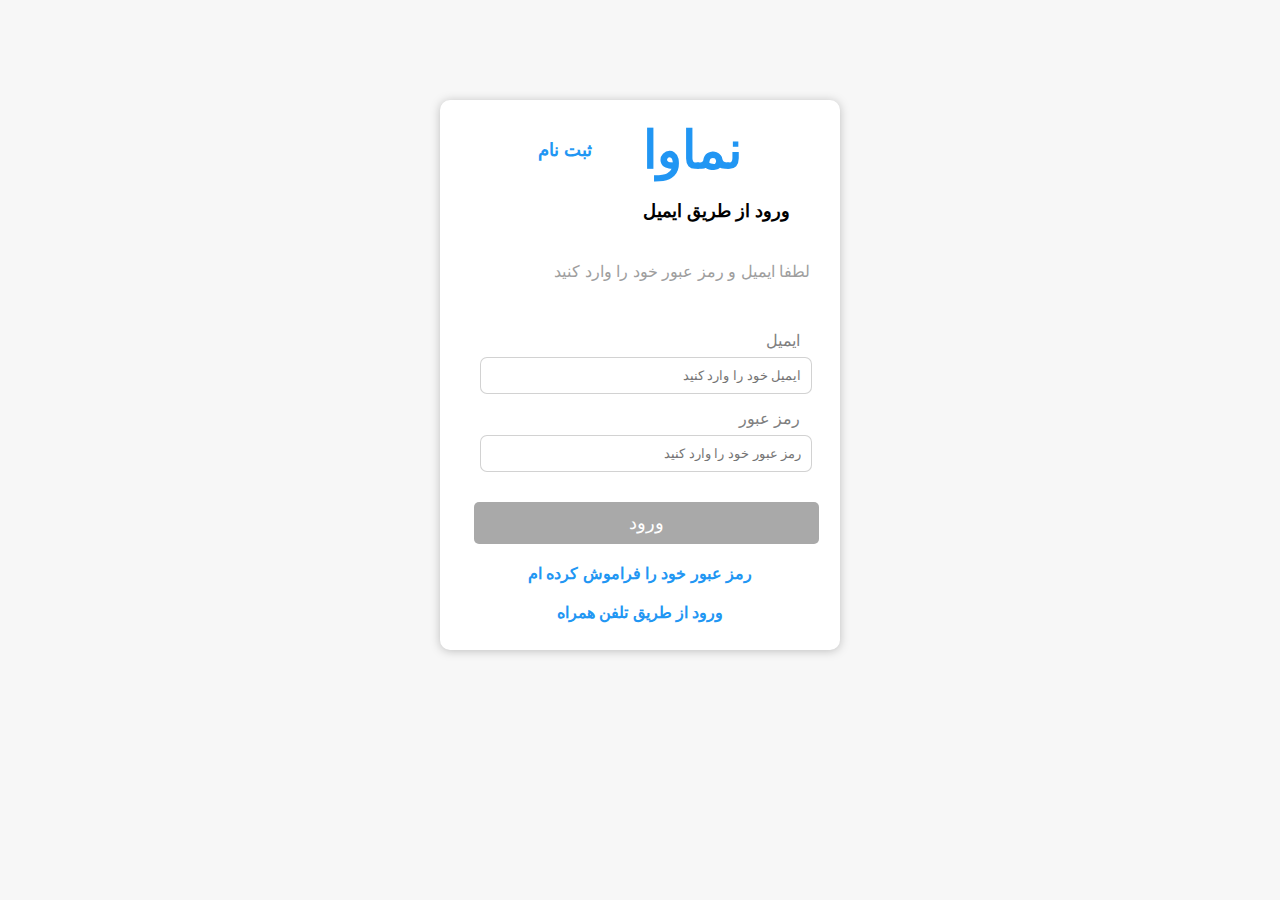
<file: Email.html>
<!DOCTYPE html>
<html lang="en">
<head>
    <meta charset="UTF-8">
    <meta http-equiv="X-UA-Compatible" content="IE=edge">
    <meta name="viewport" content="width=device-width, initial-scale=1.0">
    <link rel="stylesheet" href="./Email.css">
    <link rel="stylesheet" href="https://cdnjs.cloudflare.com/ajax/libs/font-awesome/6.5.1/css/all.min.css" integrity="sha512-DTOQO9RWCH3ppGqcWaEA1BIZOC6xxalwEsw9c2QQeAIftl+Vegovlnee1c9QX4TctnWMn13TZye+giMm8e2LwA==" crossorigin="anonymous" referrerpolicy="no-referrer" />
    <title>ورود از طریق ایمیل</title>
</head>
<body>
    <link rel="shortcut icon" href="./logo.ico">
    <div class="containernamava">
        <div class="textlogin">
            <a href="./signup.html">
        <p class="signtxt">ثبت نام</p>
        </a>
       <p class="namavatxt">نماوا</p>
        </div>

        <div class="mobiletxt">
            <i class="mobile fa-regular fa-envelope"></i>

            <p class="hamrahtxt">ورود از طریق ایمیل</p>
        </div>
            <p class="textobject">لطفا ایمیل و رمز عبور خود را وارد کنید</p>
          

           <form class="cardinput">

                 <div class="hamrah">
                    <p class="shomare">ایمیل</p>
                <input id="email" placeholder="ایمیل خود را وارد کنید" class="inputt" type="email" >
               </div>

               
               
            </form>

             <form class="cardinput2">

                 <div class="hamrah">
                    <p class="shomare">رمز عبور</p>
                    <div class="">
                        <input placeholder="رمز عبور خود را وارد کنید" id="password" class="inputt" type="password">
                       </div>

                   <p class="error" id="erortext"></p>
               
            </form>
            <div class="btn">
           <input onclick="showMasseg()" class="btnwrood" type="button" value="ورود">
        
        </div>

            <div class="forgot">
                <a href="./forgotpass.html">
                <p class="forgotpass">رمز عبور خود را فراموش کرده ام</p>
                 </a>
                 <a href="./login.html">
                <p class="email">ورود از طریق تلفن همراه</p>
                </a>
            </div>

    </div>
</body>
</html>

<script src="./Email.js"></script>
</file>
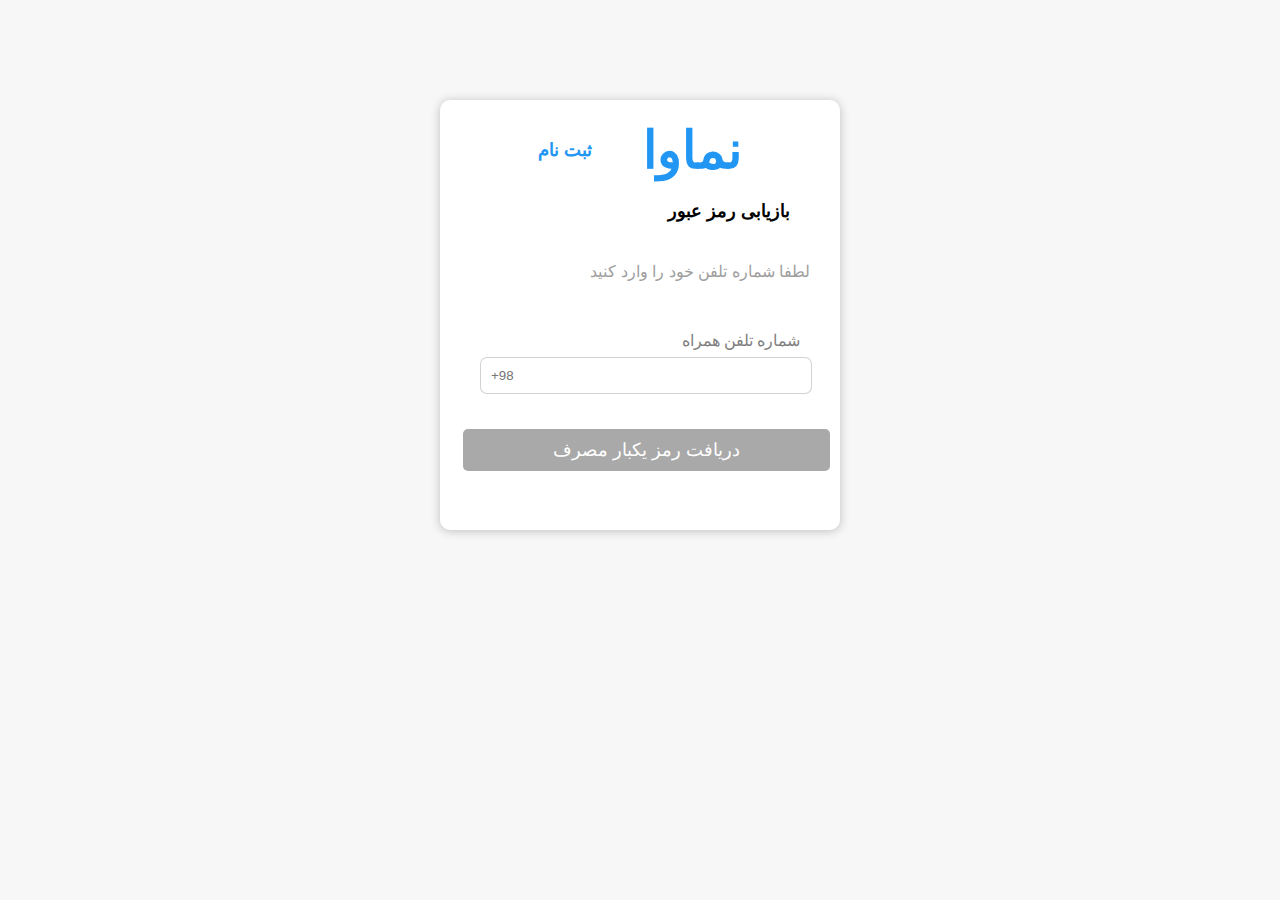
<file: forgotpass.html>
<!DOCTYPE html>
<html lang="en">
<head>
    <meta charset="UTF-8">
    <meta http-equiv="X-UA-Compatible" content="IE=edge">
    <meta name="viewport" content="width=device-width, initial-scale=1.0">
    <link rel="stylesheet" href="./forgotpass.css">
    <link rel="stylesheet" href="https://cdnjs.cloudflare.com/ajax/libs/font-awesome/6.5.1/css/all.min.css" integrity="sha512-DTOQO9RWCH3ppGqcWaEA1BIZOC6xxalwEsw9c2QQeAIftl+Vegovlnee1c9QX4TctnWMn13TZye+giMm8e2LwA==" crossorigin="anonymous" referrerpolicy="no-referrer" />
    <title>بازیابی رمز عبور</title>
</head>
<body>
    <link rel="shortcut icon" href="./logo.ico">
    <div class="containernamava">
        <div class="textlogin">
            <a href="./signup.html">
        <p class="signtxt">ثبت نام</p>
         </a>
       <p class="namavatxt">نماوا</p>
        </div>

        <div class="mobiletxt">
            <i class="mobile fa-solid fa-lock-open"></i>

            <p class="hamrahtxt">بازیابی رمز عبور</p>
        </div>
            <p class="textobject">لطفا شماره تلفن خود را وارد کنید </p>
          

           <form class="cardinput">

                 <div class="hamrah">
                    <p class="shomare">شماره تلفن همراه</p>
                <input id="phone" placeholder="+98" class="inputt" type="text" >

                <p class="error" id="erortext"><p>
               </div>

              
               
            </form>
           
          
            <div class="btn">
           <input onclick="showMasseg()" class="btnwrood" type="button" value="دریافت رمز یکبار مصرف">
        </div>

         

    </div> 
</body>
</html>



<script src="./forgotpass.js"></script>
</file>
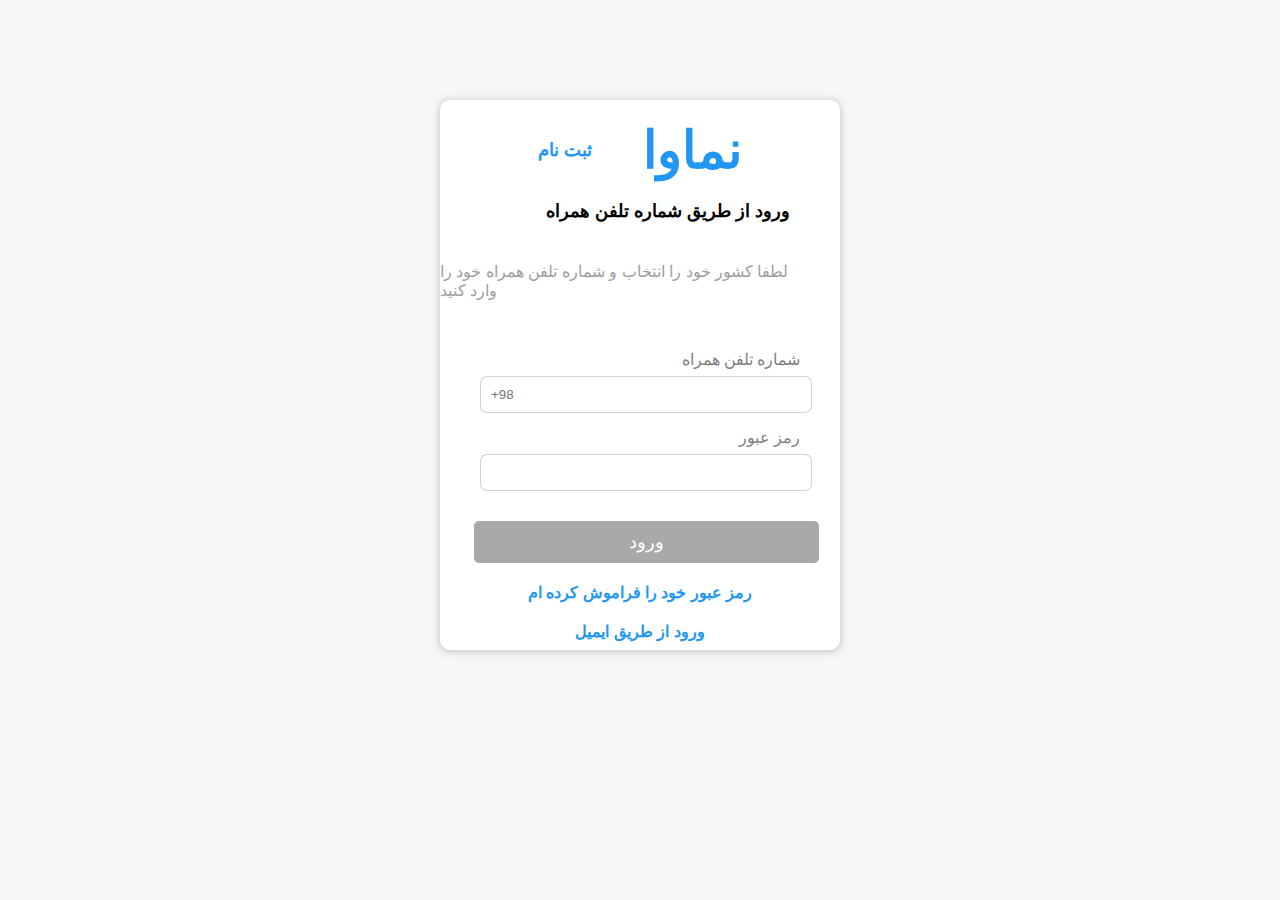
<file: login.html>
<!DOCTYPE html>
<html lang="en">
<head>
    <meta charset="UTF-8">
    <meta http-equiv="X-UA-Compatible" content="IE=edge">
    <meta name="viewport" content="width=device-width, initial-scale=1.0">
    <link rel="stylesheet" href="./login.css">
    <link rel="stylesheet" href="https://cdnjs.cloudflare.com/ajax/libs/font-awesome/6.5.1/css/all.min.css" integrity="sha512-DTOQO9RWCH3ppGqcWaEA1BIZOC6xxalwEsw9c2QQeAIftl+Vegovlnee1c9QX4TctnWMn13TZye+giMm8e2LwA==" crossorigin="anonymous" referrerpolicy="no-referrer" />
    <title>ورود از طریق شماره تلفن همراه</title>
</head>
<body>
    <link rel="shortcut icon" href="./logo.ico">
    <div class="containernamava">
        <div class="textlogin">
            <a href="./signup.html">
        <p class="signtxt">ثبت نام</p>
        </a>
       <p class="namavatxt">نماوا</p>
        </div>

        <div class="mobiletxt">
            <i class="mobile fa-solid fa-mobile-screen"></i>

            <p class="hamrahtxt">ورود از طریق شماره تلفن همراه</p>
        </div>
            <p class="textobject">لطفا کشور خود را انتخاب و شماره تلفن همراه خود را وارد کنید</p>
          

           <form class="cardinput">

                 <div class="hamrah">
                    <p class="shomare">شماره تلفن همراه</p>
                <input id="phone" placeholder="+98" class="inputt" type="text" >
               </div>

               
               
            </form>

             <form class="cardinput2">

                 <div class="hamrah">
                    <p class="shomare">رمز عبور</p>
                    <div class="">
                        <input id="password" class="inputt" type="password">
                       </div>

                   <p class="error" id="erortext"></p>
               
            </form>
            <div class="btn">
           <input onclick="showMasseg()" class="btnwrood" type="button" value="ورود">
        
        </div>

            <div class="forgot">
                <a href="./forgotpass.html">
                <p class="forgotpass">رمز عبور خود را فراموش کرده ام</p>
                 </a>
                <a href="./Email.html">
                <p class="email">ورود از طریق ایمیل</p>
                 </a>
            </div>

    </div>
</body>
</html>


<script src="login.js"></script>
</file>
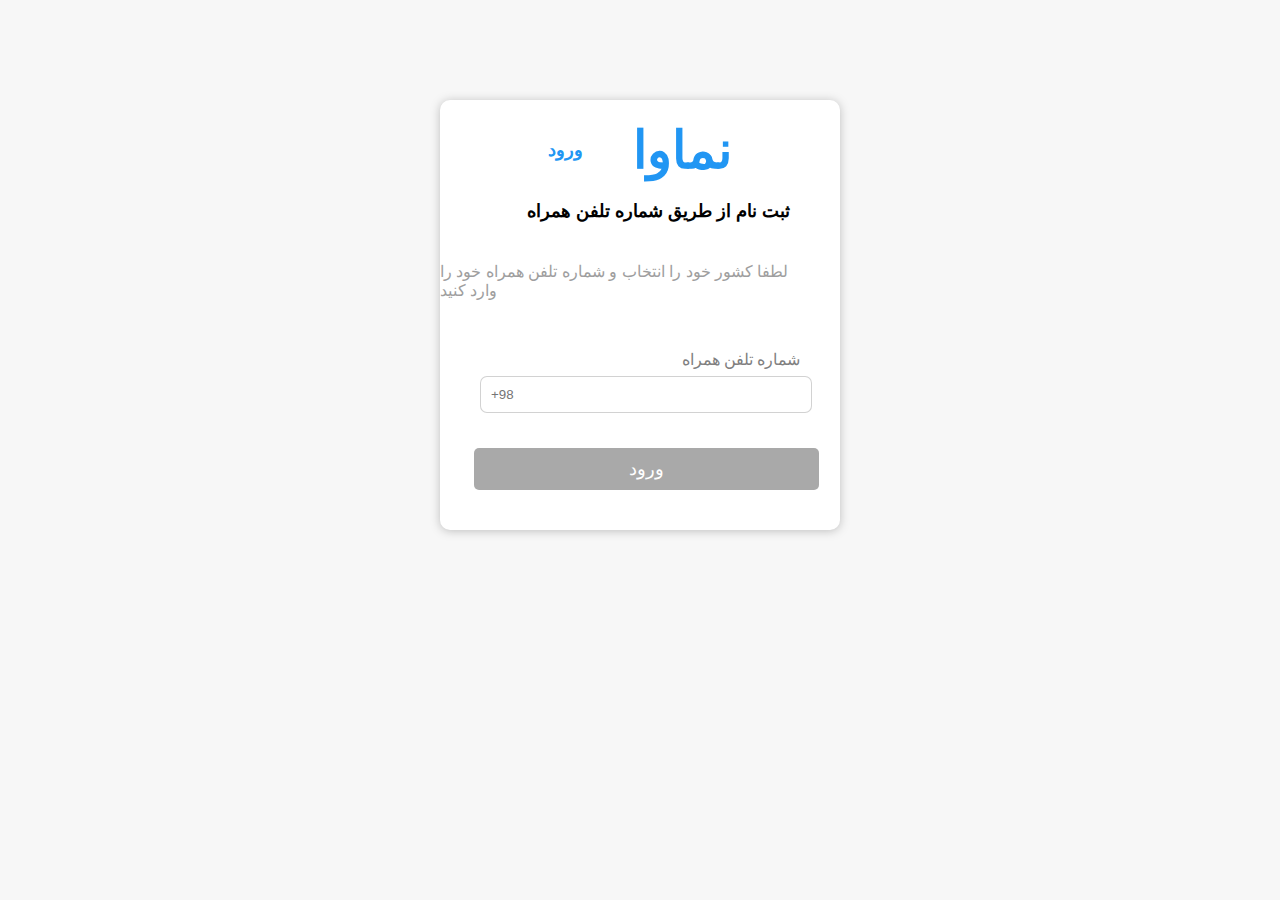
<file: signup.html>
<!DOCTYPE html>
<html lang="en">
<head>
    <meta charset="UTF-8">
    <meta http-equiv="X-UA-Compatible" content="IE=edge">
    <meta name="viewport" content="width=device-width, initial-scale=1.0">
    <link rel="stylesheet" href="./signup.css">
    <link rel="stylesheet" href="https://cdnjs.cloudflare.com/ajax/libs/font-awesome/6.5.1/css/all.min.css" integrity="sha512-DTOQO9RWCH3ppGqcWaEA1BIZOC6xxalwEsw9c2QQeAIftl+Vegovlnee1c9QX4TctnWMn13TZye+giMm8e2LwA==" crossorigin="anonymous" referrerpolicy="no-referrer" />

    <title> ثبت نام از طریق شماره تلفن همراه</title>
</head>
<body>
    <link rel="shortcut icon" href="./logo.ico">
    <div class="containernamava">
        <div class="textlogin">
            <a href="./login.html">
        <p class="signtxt">ورود</p>
         </a>
       <p class="namavatxt">نماوا</p>
        </div>

        <div class="mobiletxt">
            <i class="mobile fa-solid fa-mobile-screen"></i>

            <p class="hamrahtxt">ثبت نام از طریق شماره تلفن همراه</p>
        </div>
            <p class="textobject">لطفا کشور خود را انتخاب و شماره تلفن همراه خود را وارد کنید</p>
          

           <form class="cardinput">

                 <div class="hamrah">
                    <p class="shomare">شماره تلفن همراه</p>
                <input id="phone" placeholder="+98" class="inputt" type="text" >

                <p class="error" id="erortext"><p>
               </div>

              
               
            </form>
           
          
            <div class="btn">
           <input onclick="showMasseg()" class="btnwrood" type="button" value="ورود">
        </div>

         

    </div>
</body>
</html>



<script src="./signup.js"></script>
</file>
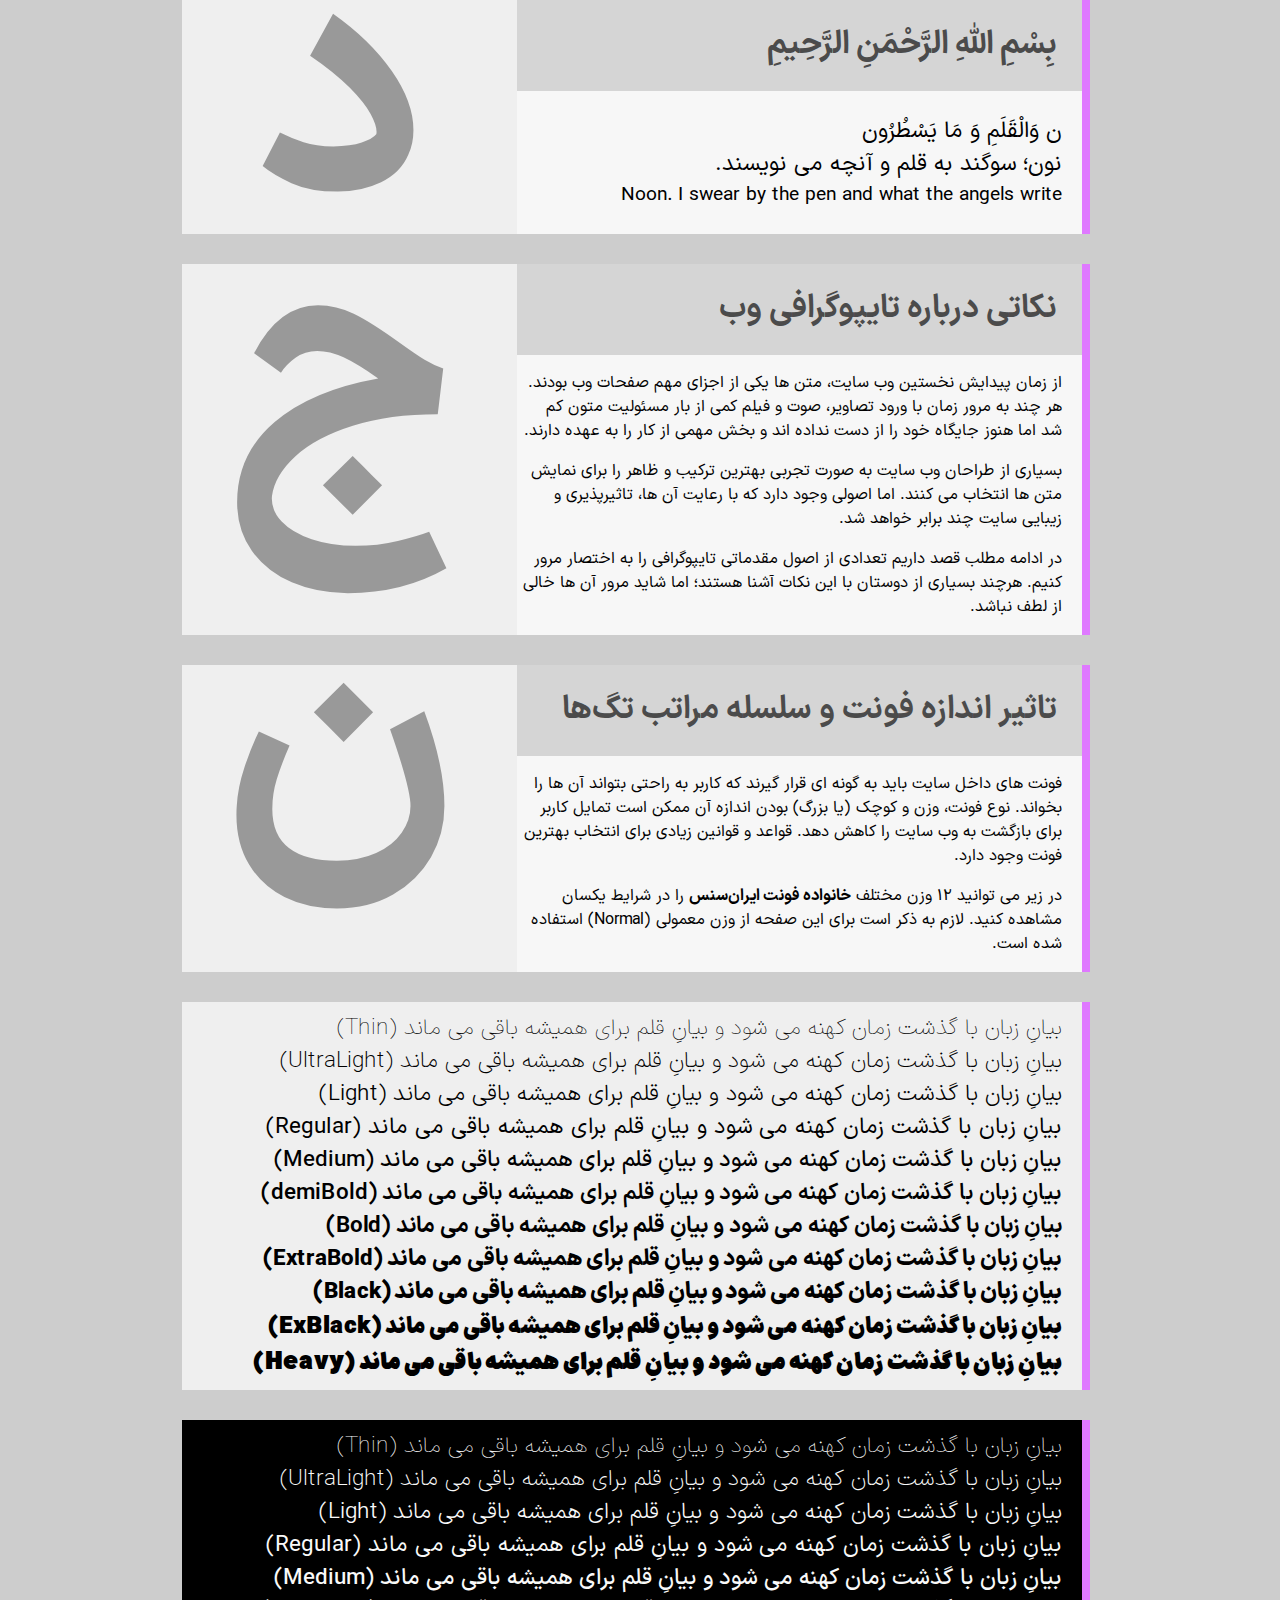
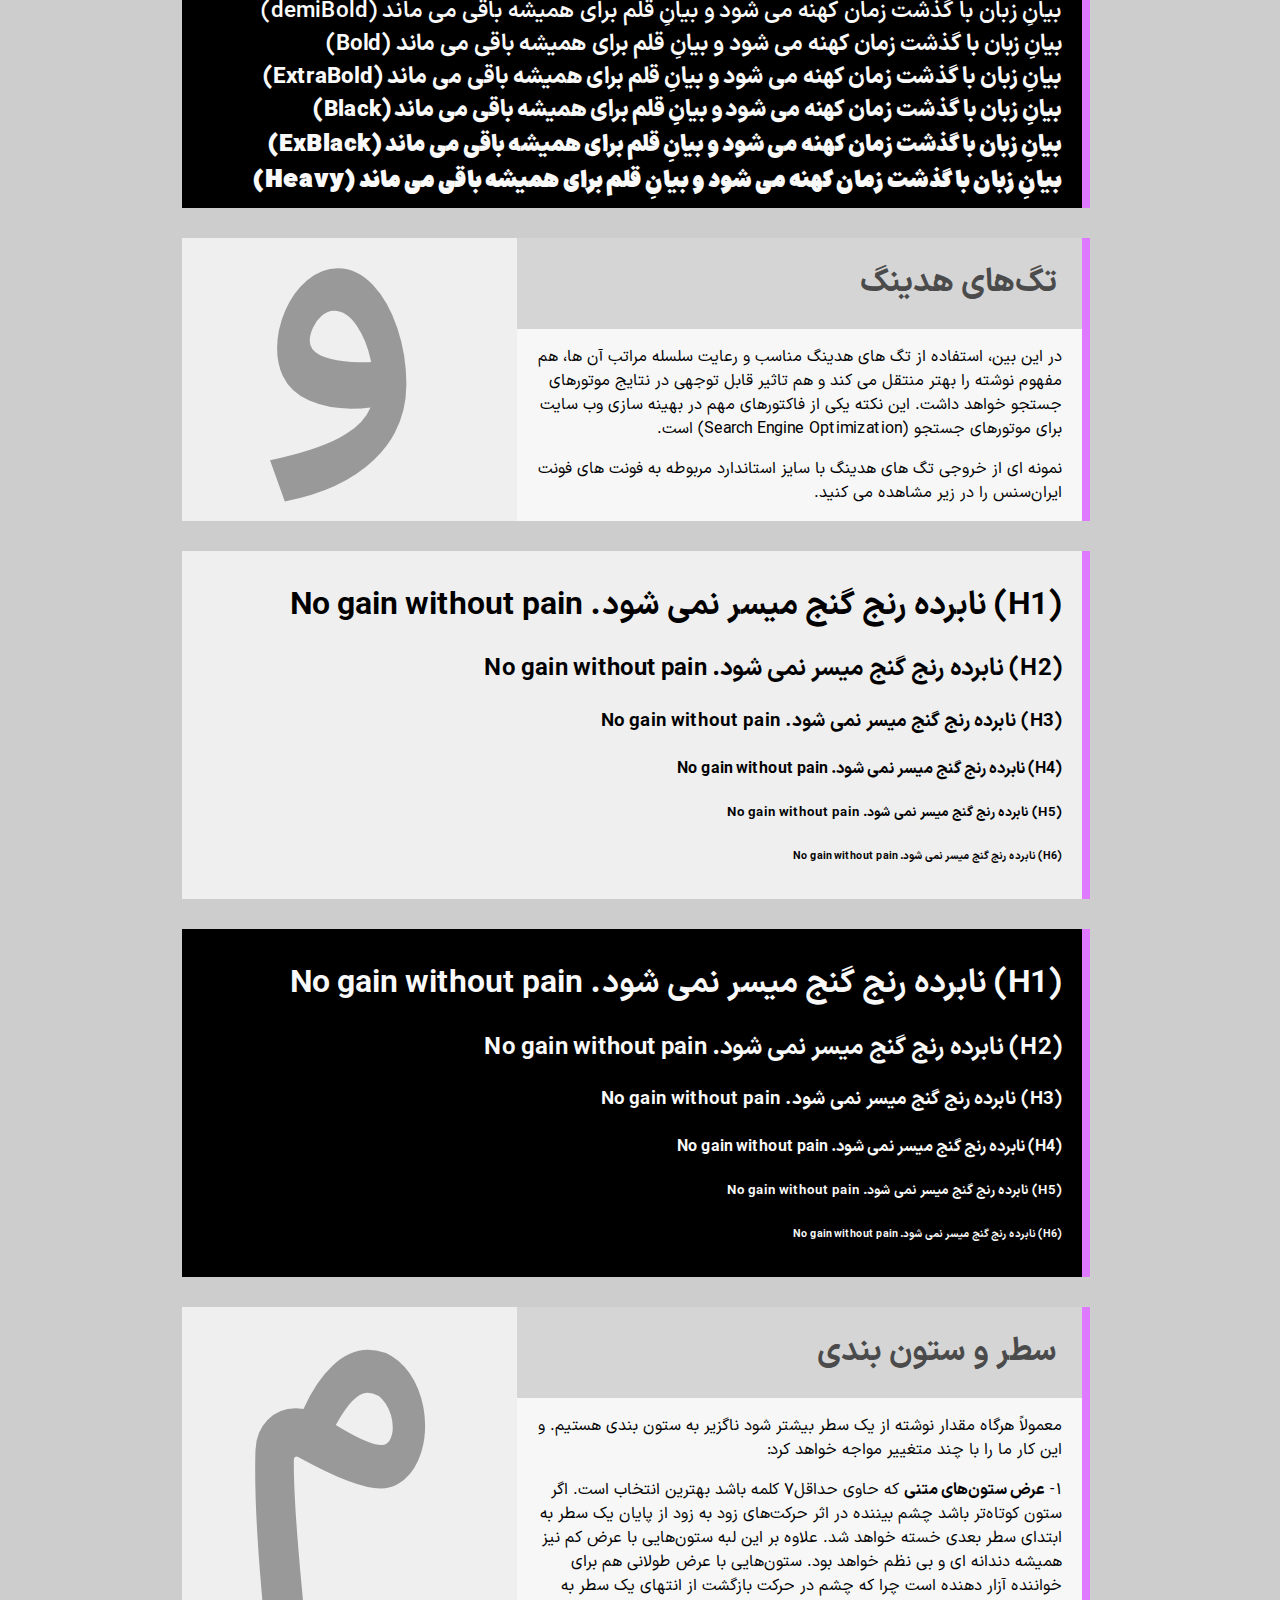
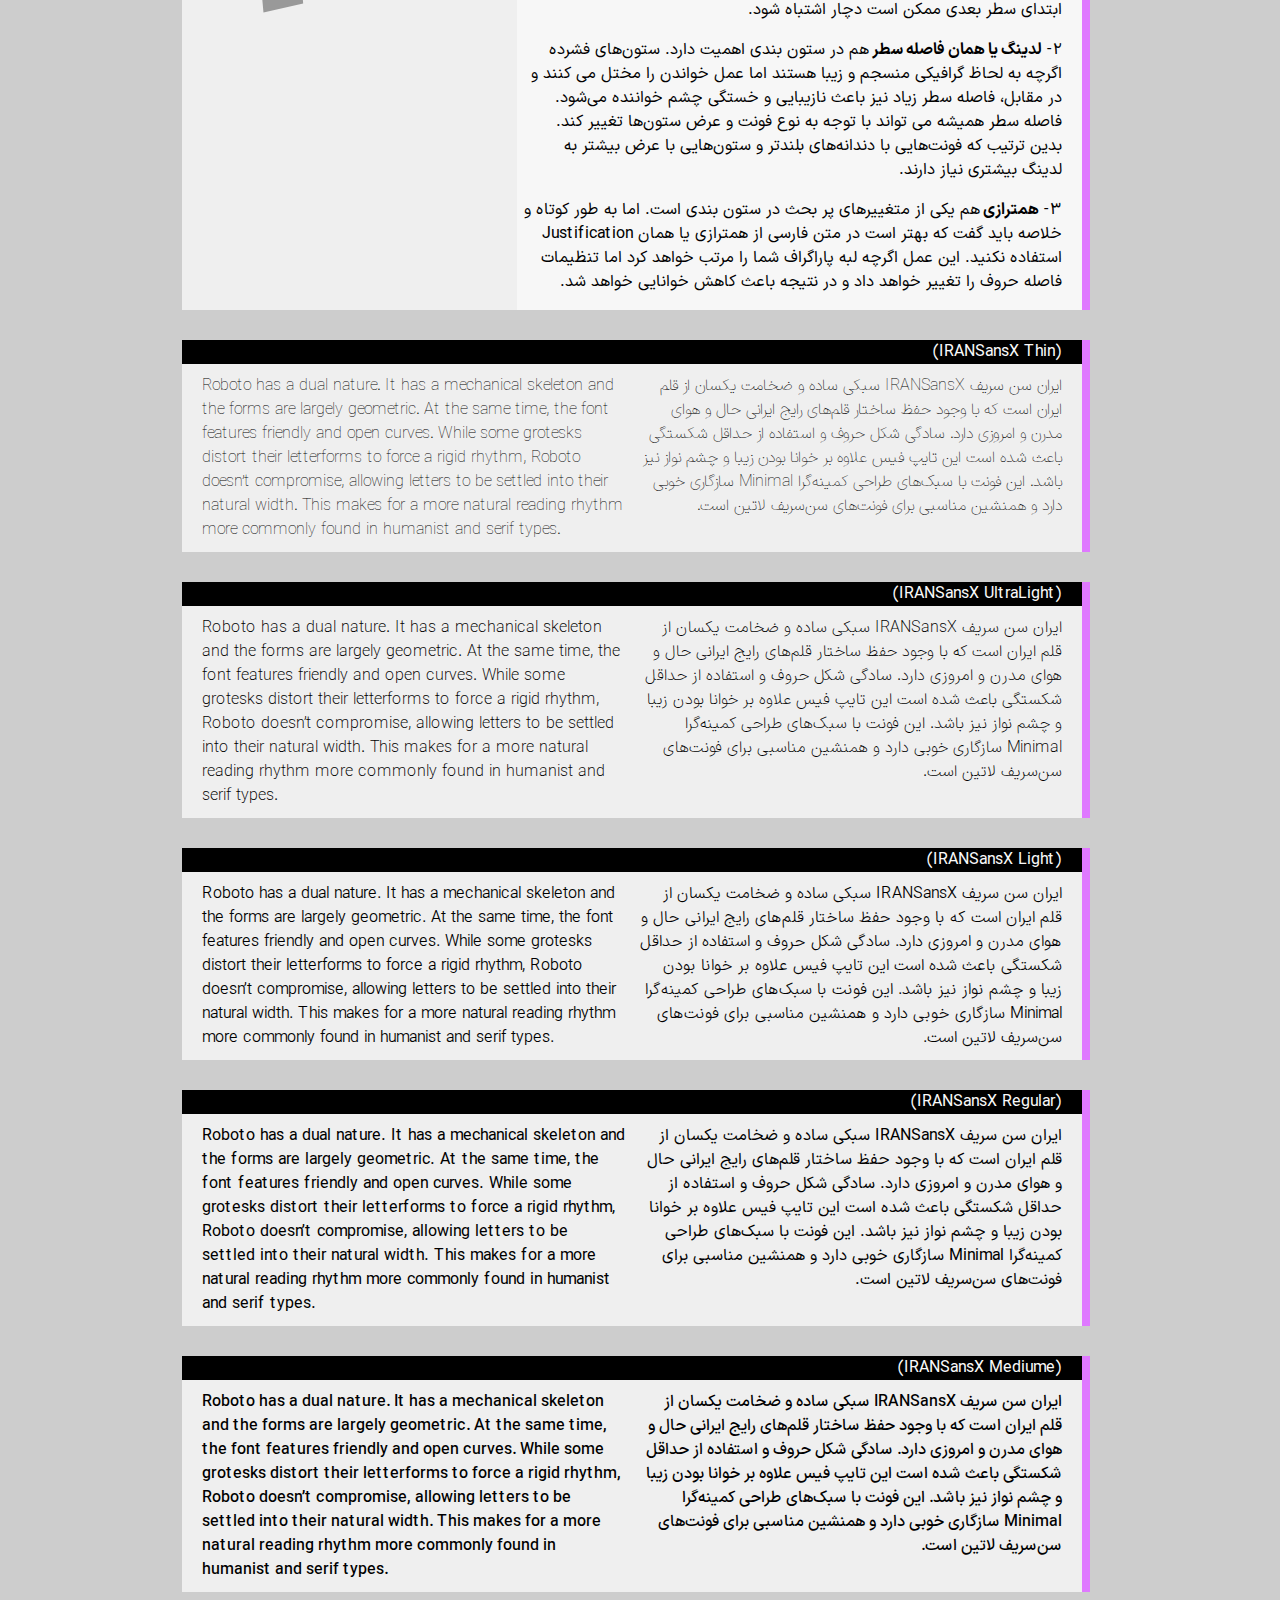
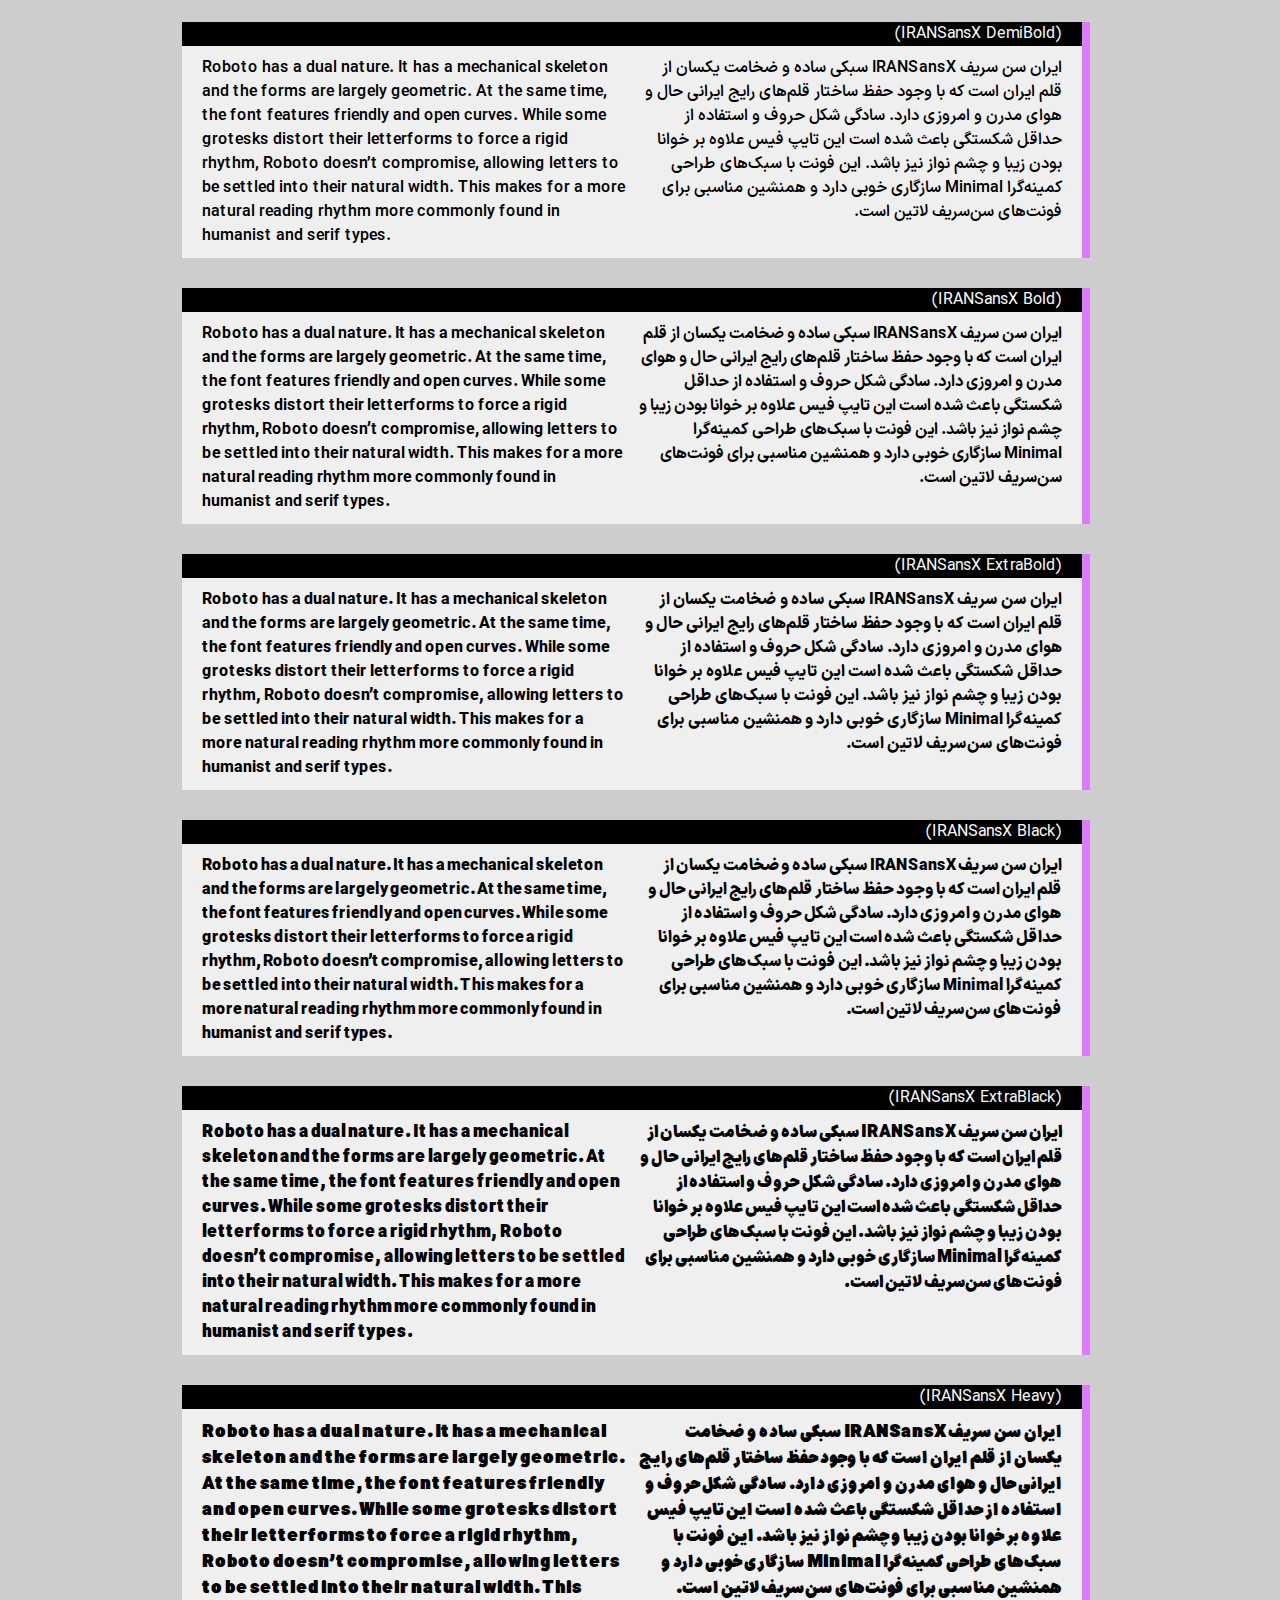
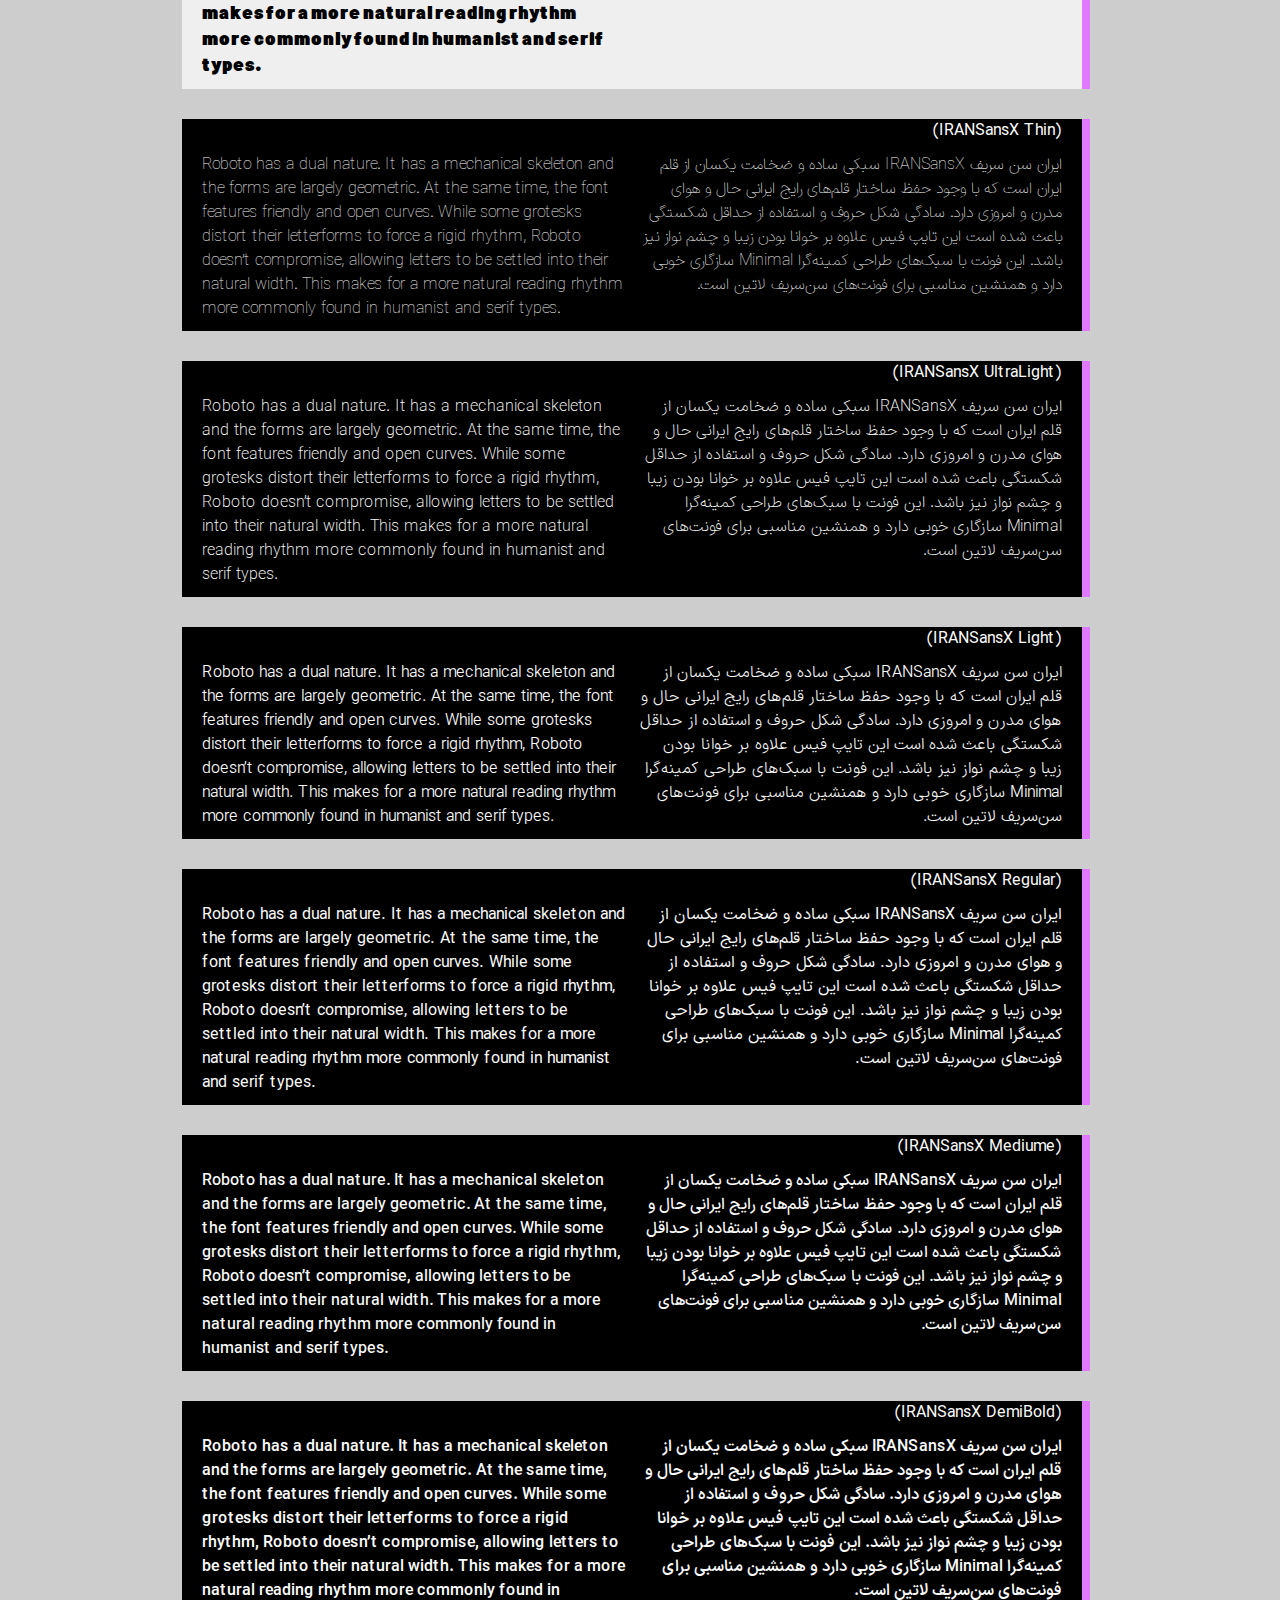
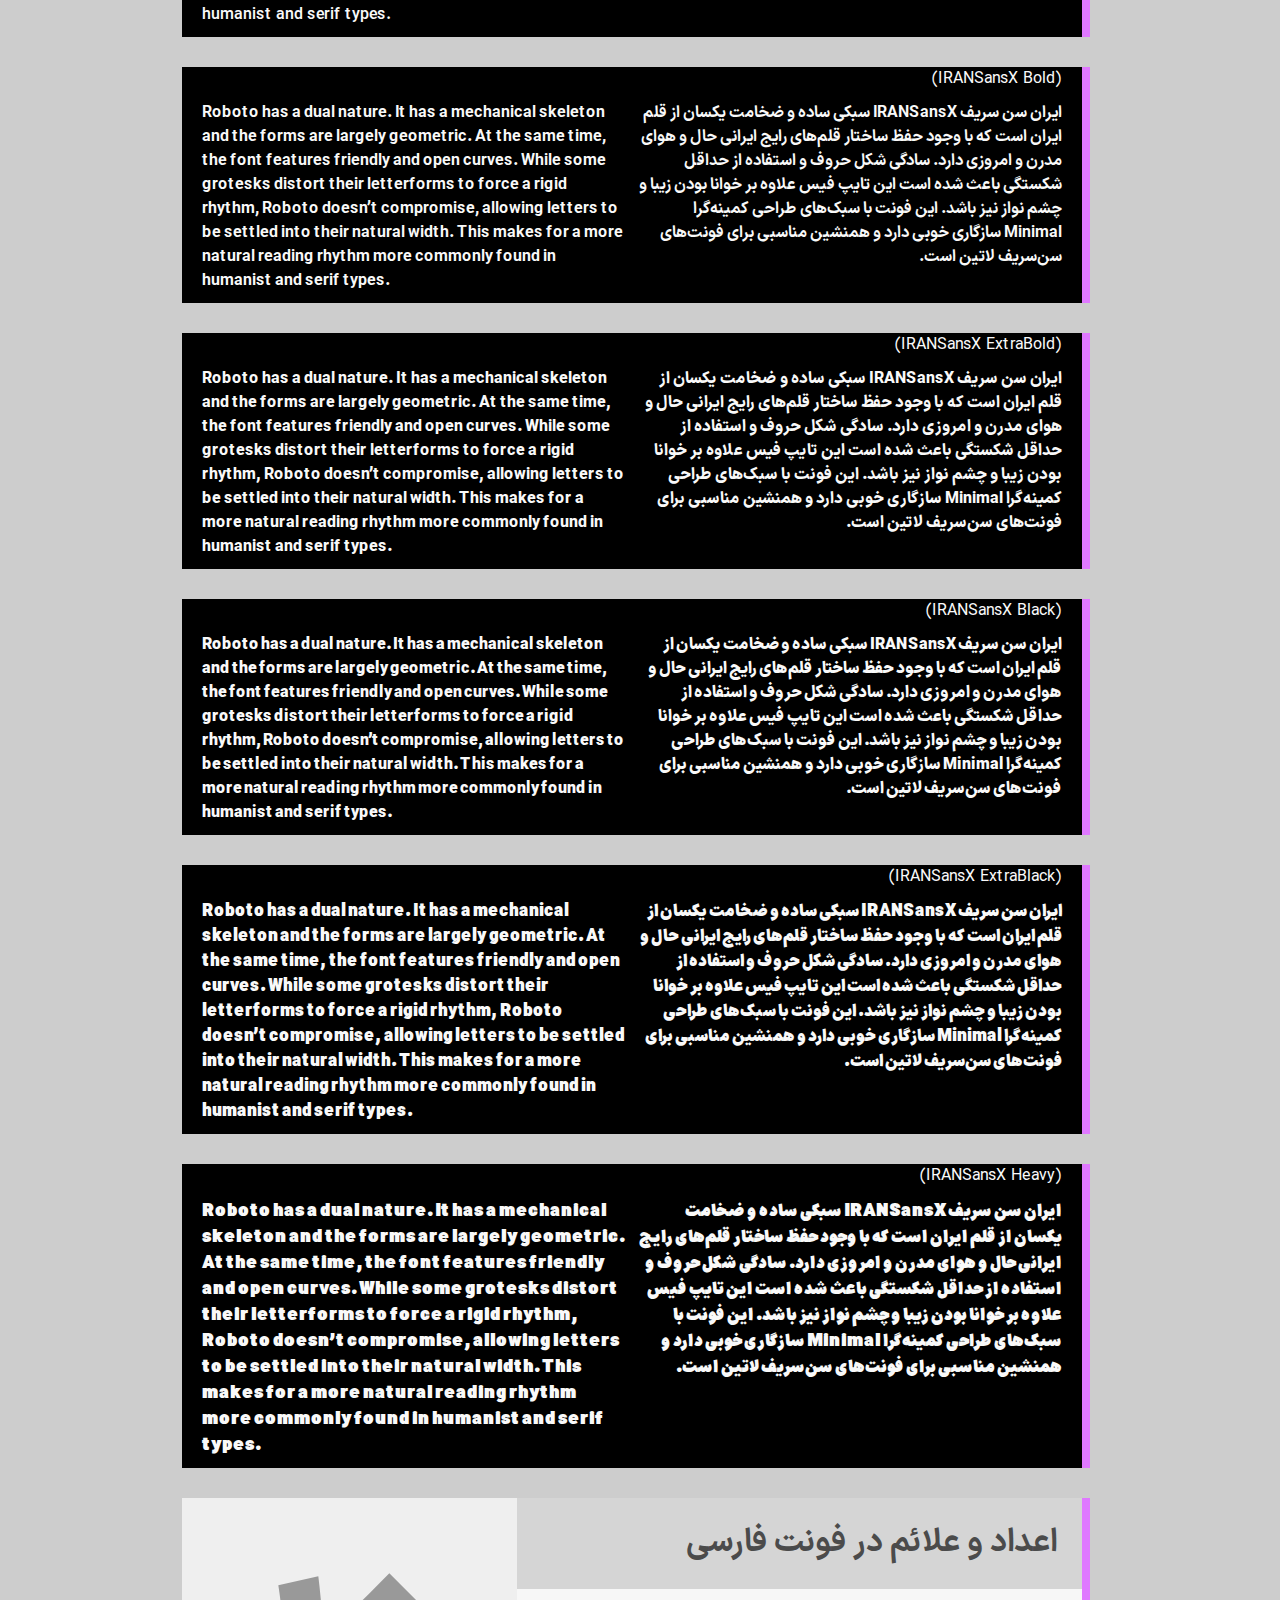
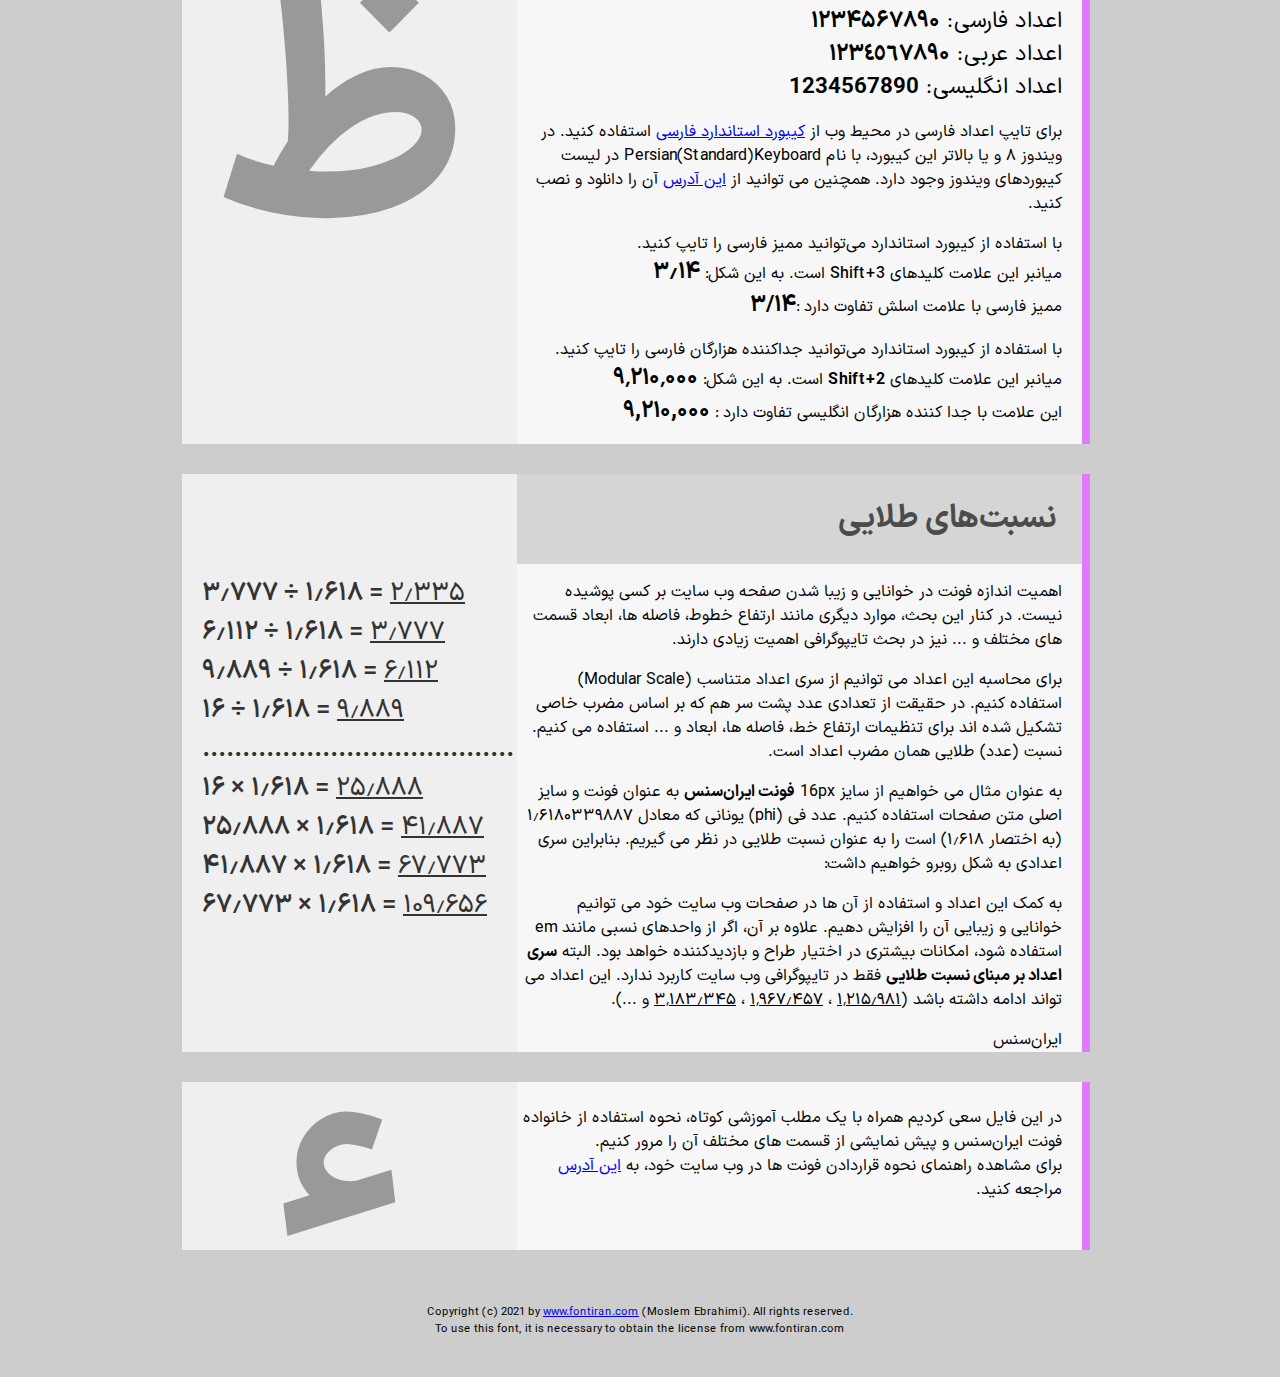
<file: Webfonts/IranSansX.html>
<!doctype html>
<html lang="fa">
<head>
<meta charset="utf-8">
<title>IRANSansX Family Type face: خانواده فونت ایران‌سنس</title>

<meta name="fontiran.com:license" content="کد ۶ رقمی لایسنس">

<link href="style.css" rel="stylesheet">
</head>


<body dir="rtl">
<div class="wrapper">

<div class="mainbox">
<div class="titelbox">
<h1>بِسْمِ اللهِ الرَّحْمَنِ الرَّحِيمِ</h1>
</div>
<div class="alphabet" style="line-height:220px" > د </div> 
<div class="rightbox">
<br>
 <span class="text-xlarge">ن وَالْقَلَمِ وَ مَا يَسْطُرُون</span>
<br>
<span class="text-xlarge"> نون؛ سوگند به قلم و آنچه می نويسند. </span>
 <br>
<span class="text-large"> Noon. I swear by the pen and what the angels write </span>
<br>
<br>
</div>
</div>

<div class="mainbox">

<div class="titelbox" style="letter-spacing: 0px">
<h1>نکاتی درباره تایپوگرافی وب</h1>
</div>

<div class="alphabet" style="line-height:250px" > ج </div> 
<div class="rightbox">
	<p>از زمان پیدایش نخستین وب سایت، متن ها یکی از اجزای مهم صفحات وب بودند. هر چند به مرور زمان با ورود تصاویر، صوت و فیلم کمی از بار مسئولیت متون کم شد اما هنوز جایگاه خود را از دست نداده اند و بخش مهمی از کار را به عهده دارند.</p>
	<p>بسیاری از طراحان وب سایت به صورت تجربی بهترین ترکیب و ظاهر را برای نمایش متن ها انتخاب می کنند. اما اصولی وجود دارد که با رعایت آن ها، تاثیرپذیری و زیبایی سایت چند برابر خواهد شد.</p>
	<p>در ادامه مطلب قصد داریم تعدادی از اصول مقدماتی تایپوگرافی را به اختصار مرور کنیم. هرچند بسیاری از دوستان با این نکات آشنا هستند؛ اما شاید مرور آن ها خالی از لطف نباشد.</p>
</div> 


</div> 

<div class="mainbox">
<div class="titelbox" style="letter-spacing: 0px">
	<h1>تاثیر اندازه فونت و سلسله مراتب تگ‌ها</h1>
</div>    
    <div class="alphabet" style="line-height:170px"> ن </div> 
    <div class="rightbox">
	<p>فونت های داخل سایت باید به گونه ای قرار گیرند که کاربر به راحتی بتواند آن ها را بخواند. نوع فونت، وزن و کوچک (یا بزرگ) بودن اندازه آن ممکن است تمایل کاربر برای بازگشت به وب سایت را کاهش دهد. قواعد و قوانین زیادی برای انتخاب بهترین  فونت وجود دارد.</p>
	<p>در زیر می توانید ۱۲ وزن مختلف <strong>خانواده فونت ایران‌سنس</strong> را در شرایط یکسان مشاهده کنید. لازم به ذکر است برای این صفحه از وزن معمولی (Normal) استفاده شده است.</p>
    </div> 
</div> 

   
<div class="mainbox">
<div class="mainbox2">    
	<div class="text-thin"  style="font-size:1.4em">بیانِ زبان با گذشت زمان کهنه می شود و بیانِ قلم برای همیشه باقی می ماند (Thin)</div>
	<div class="text-UltraLight"  style="font-size:1.4em">بیانِ زبان با گذشت زمان کهنه می شود و بیانِ قلم برای همیشه باقی می ماند (UltraLight)</div>
	<div class="text-light"  style="font-size:1.4em">بیانِ زبان با گذشت زمان کهنه می شود و بیانِ قلم برای همیشه باقی می ماند (Light)</div>
	<div class="text-regular"  style="font-size:1.4em">بیانِ زبان با گذشت زمان کهنه می شود و بیانِ قلم برای همیشه باقی می ماند (Regular)</div>
	<div class="text-medium"  style="font-size:1.4em">بیانِ زبان با گذشت زمان کهنه می شود و بیانِ قلم برای همیشه باقی می ماند (Medium)</div>
	<div class="text-demibold"  style="font-size:1.4em">بیانِ زبان با گذشت زمان کهنه می شود و بیانِ قلم برای همیشه باقی می ماند (demiBold)</div>
	<div class="text-bold"  style="font-size:1.4em">بیانِ زبان با گذشت زمان کهنه می شود و بیانِ قلم برای همیشه باقی می ماند (Bold)</div>
	<div class="text-extrabold"  style="font-size:1.4em">بیانِ زبان با گذشت زمان کهنه می شود و بیانِ قلم برای همیشه باقی می ماند (ExtraBold)</div>
	<div class="text-black"  style="font-size:1.4em">بیانِ زبان با گذشت زمان کهنه می شود و بیانِ قلم برای همیشه باقی می ماند (Black)</div>
		<div class="text-extrablack"  style="font-size:1.4em">بیانِ زبان با گذشت زمان کهنه می شود و بیانِ قلم برای همیشه باقی می ماند (ExBlack)</div>
			<div class="text-heavy"  style="font-size:1.4em">بیانِ زبان با گذشت زمان کهنه می شود و بیانِ قلم برای همیشه باقی می ماند (Heavy)</div>
</div> 
</div>  

<div class="mainboxnegativ">
<div class="mainbox2">    
	
	<div class="text-thin"  style="font-size:1.4em">بیانِ زبان با گذشت زمان کهنه می شود و بیانِ قلم برای همیشه باقی می ماند (Thin)</div>
	<div class="text-UltraLight"  style="font-size:1.4em">بیانِ زبان با گذشت زمان کهنه می شود و بیانِ قلم برای همیشه باقی می ماند (UltraLight)</div>
	<div class="text-light"  style="font-size:1.4em">بیانِ زبان با گذشت زمان کهنه می شود و بیانِ قلم برای همیشه باقی می ماند (Light)</div>
	<div class="text-regular"  style="font-size:1.4em">بیانِ زبان با گذشت زمان کهنه می شود و بیانِ قلم برای همیشه باقی می ماند (Regular)</div>
	<div class="text-medium"  style="font-size:1.4em">بیانِ زبان با گذشت زمان کهنه می شود و بیانِ قلم برای همیشه باقی می ماند (Medium)</div>
	<div class="text-demibold"  style="font-size:1.4em">بیانِ زبان با گذشت زمان کهنه می شود و بیانِ قلم برای همیشه باقی می ماند (demiBold)</div>
	<div class="text-bold"  style="font-size:1.4em">بیانِ زبان با گذشت زمان کهنه می شود و بیانِ قلم برای همیشه باقی می ماند (Bold)</div>
	<div class="text-extrabold"  style="font-size:1.4em">بیانِ زبان با گذشت زمان کهنه می شود و بیانِ قلم برای همیشه باقی می ماند (ExtraBold)</div>
	<div class="text-black"  style="font-size:1.4em">بیانِ زبان با گذشت زمان کهنه می شود و بیانِ قلم برای همیشه باقی می ماند (Black)</div>
			<div class="text-extrablack"  style="font-size:1.4em">بیانِ زبان با گذشت زمان کهنه می شود و بیانِ قلم برای همیشه باقی می ماند (ExBlack)</div>
			<div class="text-heavy"  style="font-size:1.4em">بیانِ زبان با گذشت زمان کهنه می شود و بیانِ قلم برای همیشه باقی می ماند (Heavy)</div>
</div>    
</div>


<div class="mainbox">
<div class="titelbox" style="letter-spacing: 0px">
	<h1>تگ‌های هدینگ</h1>
</div>    
    <div class="alphabet" style="line-height:180px"> و </div> 
    <div class="rightbox">
<p>در این بین، استفاده از تگ های هدینگ مناسب و رعایت سلسله مراتب آن ها، هم مفهوم نوشته را بهتر منتقل می کند و هم تاثیر قابل توجهی در نتایج موتورهای جستجو خواهد داشت. این نکته یکی از فاکتورهای مهم در بهینه سازی وب سایت برای موتورهای جستجو (Search Engine Optimization) است.</p>
	<p>نمونه ای از خروجی تگ های هدینگ با سایز استاندارد مربوطه به فونت های فونت ایران‌سنس را در زیر مشاهده می کنید.</p>
 </div> 
</div> 
    
<div class="mainbox">
<div class="mainbox2"> 	
	<h1>(H1) نابرده رنج گنج میسر نمی شود. No gain without pain </h1>
	<h2>(H2) نابرده رنج گنج میسر نمی شود. No gain without pain</h2>
	<h3>(H3) نابرده رنج گنج میسر نمی شود. No gain without pain</h3>
	<h4>(H4) نابرده رنج گنج میسر نمی شود. No gain without pain </h4>
	<h5>(H5) نابرده رنج گنج میسر نمی شود. No gain without pain</h5>
	<h6>(H6) نابرده رنج گنج میسر نمی شود. No gain without pain</h6>
</div>
</div> 

<div class="mainboxnegativ">
<div class="mainbox2"> 	
	<h1>(H1) نابرده رنج گنج میسر نمی شود. No gain without pain </h1>
	<h2>(H2) نابرده رنج گنج میسر نمی شود. No gain without pain</h2>
	<h3>(H3) نابرده رنج گنج میسر نمی شود. No gain without pain</h3>
	<h4>(H4) نابرده رنج گنج میسر نمی شود. No gain without pain </h4>
	<h5>(H5) نابرده رنج گنج میسر نمی شود. No gain without pain</h5>
	<h6>(H6) نابرده رنج گنج میسر نمی شود. No gain without pain</h6>
</div>
</div>

<div class="mainbox">
<div class="titelbox" style="letter-spacing: 0px">
	<h1>سطر و ستون بندی</h1>
</div>    
    <div class="alphabet" style="line-height:200px"> م </div> 
    <div class="rightbox">
<p>معمولاً هرگاه مقدار نوشته از یک سطر بیشتر شود ناگزیر به ستون بندی هستیم. و این کار ما را با چند متغییر مواجه خواهد کرد:</p>
	<p>۱- <strong>عرض ستون‌های متنی</strong> که حاوی حداقل۷ کلمه باشد بهترین انتخاب است. اگر ستون کوتاه‌تر باشد چشم بیننده در اثر حرکت‌های زود به زود از پایان یک سطر به ابتدای سطر بعدی خسته خواهد شد. علاوه بر این لبه ستون‌هایی با عرض کم نیز همیشه دندانه ای و بی نظم خواهد بود. ستون‌هایی با عرض طولانی هم برای خواننده آزار دهنده است چرا که چشم در حرکت بازگشت از انتهای یک سطر به ابتدای سطر بعدی ممکن است دچار اشتباه شود.

    <p>۲- <strong>لدینگ یا همان فاصله سطر </strong> هم در ستون بندی اهمیت دارد. ستون‌های فشرده اگرچه به لحاظ گرافیکی منسجم و زیبا هستند اما عمل خواندن را مختل می کنند و در مقابل، فاصله سطر زیاد نیز باعث نازیبایی و خستگی چشم خواننده می‌شود. فاصله سطر همیشه می تواند با توجه به نوع فونت و عرض ستون‌ها تغییر کند. بدین ترتیب که فونت‌هایی با دندانه‌های بلند‌تر و ستون‌هایی با عرض بیشتر به لدینگ بیشتری نیاز دارند.    
    <p>۳- <strong>همترازی </strong> هم یکی از متغییرهای پر بحث در ستون بندی است. اما به طور کوتاه و خلاصه باید گفت که بهتر است در متن فارسی از همترازی یا همان Justification استفاده نکنید. این عمل اگرچه لبه پاراگراف شما را مرتب خواهد کرد اما تنظیمات فاصله حروف را تغییر خواهد داد و در نتیجه باعث کاهش خوانایی خواهد شد.                </div> 
</div> 

<div class="mainbox"> 
<div class="mainbox2negativ">(IRANSansX Thin)</div>     
	<div class="farsiparagraph"><span class="text-thin">ایران سن سریف IRANSansX سبکی ساده و ضخامت یکسان از قلم ایران است که با وجود حفظ ساختار قلم‌های رایج  ایرانی حال و هوای مدرن و امروزی دارد. سادگی شکل‌ حروف و استفاده از حداقل شکستگی باعث شده است این تایپ فیس علاوه بر خوانا بودن زیبا و چشم نواز نیز باشد. این فونت با سبک‌های طراحی کمینه‌گرا Minimal سازگاری خوبی دارد و همنشین مناسبی برای فونت‌های سن‌سریف لاتین است.	</span></div>

<div class="englishparagraph"><span class="text-thin">
Roboto has a dual nature. It has a mechanical skeleton and the forms are largely geometric. At the same time, the font features friendly and open curves. While some grotesks distort their letterforms to force a rigid rhythm, Roboto doesn’t compromise, allowing letters to be settled into their natural width. This makes for a more natural reading rhythm more commonly found in humanist and serif types.</span></div>	  
</div>

<div class="mainbox"> 
<div class="mainbox2negativ">(IRANSansX UltraLight)</div>     
	<div class="farsiparagraph"><span class="text-UltraLight">
ایران سن سریف IRANSansX سبکی ساده و ضخامت یکسان از قلم ایران است که با وجود حفظ ساختار قلم‌های رایج  ایرانی حال و هوای مدرن و امروزی دارد. سادگی شکل‌ حروف و استفاده از حداقل شکستگی باعث شده است این تایپ فیس علاوه بر خوانا بودن زیبا و چشم نواز نیز باشد. این فونت با سبک‌های طراحی کمینه‌گرا Minimal سازگاری خوبی دارد و همنشین مناسبی برای فونت‌های سن‌سریف لاتین است.	</span></div>

<div class="englishparagraph"><span class="text-UltraLight">
Roboto has a dual nature. It has a mechanical skeleton and the forms are largely geometric. At the same time, the font features friendly and open curves. While some grotesks distort their letterforms to force a rigid rhythm, Roboto doesn’t compromise, allowing letters to be settled into their natural width. This makes for a more natural reading rhythm more commonly found in humanist and serif types.</span></div>	  
</div>

<div class="mainbox"> 
<div class="mainbox2negativ">(IRANSansX Light)</div>     
	<div class="farsiparagraph"><span class="text-light">
ایران سن سریف IRANSansX سبکی ساده و ضخامت یکسان از قلم ایران است که با وجود حفظ ساختار قلم‌های رایج  ایرانی حال و هوای مدرن و امروزی دارد. سادگی شکل‌ حروف و استفاده از حداقل شکستگی باعث شده است این تایپ فیس علاوه بر خوانا بودن زیبا و چشم نواز نیز باشد. این فونت با سبک‌های طراحی کمینه‌گرا Minimal سازگاری خوبی دارد و همنشین مناسبی برای فونت‌های سن‌سریف لاتین است.	</span></div>

<div class="englishparagraph"><span class="text-light">
Roboto has a dual nature. It has a mechanical skeleton and the forms are largely geometric. At the same time, the font features friendly and open curves. While some grotesks distort their letterforms to force a rigid rhythm, Roboto doesn’t compromise, allowing letters to be settled into their natural width. This makes for a more natural reading rhythm more commonly found in humanist and serif types.</span></div>	  
</div>

<div class="mainbox"> 
<div class="mainbox2negativ">(IRANSansX Regular)</div>     
	<div class="farsiparagraph"><span class="text-regular">
ایران سن سریف IRANSansX سبکی ساده و ضخامت یکسان از قلم ایران است که با وجود حفظ ساختار قلم‌های رایج  ایرانی حال و هوای مدرن و امروزی دارد. سادگی شکل‌ حروف و استفاده از حداقل شکستگی باعث شده است این تایپ فیس علاوه بر خوانا بودن زیبا و چشم نواز نیز باشد. این فونت با سبک‌های طراحی کمینه‌گرا Minimal سازگاری خوبی دارد و همنشین مناسبی برای فونت‌های سن‌سریف لاتین است.	</span></div>

<div class="englishparagraph"><span class="text-regular">
Roboto has a dual nature. It has a mechanical skeleton and the forms are largely geometric. At the same time, the font features friendly and open curves. While some grotesks distort their letterforms to force a rigid rhythm, Roboto doesn’t compromise, allowing letters to be settled into their natural width. This makes for a more natural reading rhythm more commonly found in humanist and serif types.</span></div>	  
</div>

<div class="mainbox"> 
<div class="mainbox2negativ">(IRANSansX Mediume)</div>     
	<div class="farsiparagraph"><span class="text-medium">
ایران سن سریف IRANSansX سبکی ساده و ضخامت یکسان از قلم ایران است که با وجود حفظ ساختار قلم‌های رایج  ایرانی حال و هوای مدرن و امروزی دارد. سادگی شکل‌ حروف و استفاده از حداقل شکستگی باعث شده است این تایپ فیس علاوه بر خوانا بودن زیبا و چشم نواز نیز باشد. این فونت با سبک‌های طراحی کمینه‌گرا Minimal سازگاری خوبی دارد و همنشین مناسبی برای فونت‌های سن‌سریف لاتین است.	</span></div>

<div class="englishparagraph"><span class="text-medium">
Roboto has a dual nature. It has a mechanical skeleton and the forms are largely geometric. At the same time, the font features friendly and open curves. While some grotesks distort their letterforms to force a rigid rhythm, Roboto doesn’t compromise, allowing letters to be settled into their natural width. This makes for a more natural reading rhythm more commonly found in humanist and serif types.</span></div>	  
</div>

<div class="mainbox"> 
<div class="mainbox2negativ">(IRANSansX DemiBold)</div>     
	<div class="farsiparagraph"><span class="text-demibold">
ایران سن سریف IRANSansX سبکی ساده و ضخامت یکسان از قلم ایران است که با وجود حفظ ساختار قلم‌های رایج  ایرانی حال و هوای مدرن و امروزی دارد. سادگی شکل‌ حروف و استفاده از حداقل شکستگی باعث شده است این تایپ فیس علاوه بر خوانا بودن زیبا و چشم نواز نیز باشد. این فونت با سبک‌های طراحی کمینه‌گرا Minimal سازگاری خوبی دارد و همنشین مناسبی برای فونت‌های سن‌سریف لاتین است.	</span></div>

<div class="englishparagraph"><span class="text-demibold">
Roboto has a dual nature. It has a mechanical skeleton and the forms are largely geometric. At the same time, the font features friendly and open curves. While some grotesks distort their letterforms to force a rigid rhythm, Roboto doesn’t compromise, allowing letters to be settled into their natural width. This makes for a more natural reading rhythm more commonly found in humanist and serif types.</span></div>	  
</div>

<div class="mainbox"> 
<div class="mainbox2negativ">(IRANSansX Bold)</div>     
	<div class="farsiparagraph"><span class="text-bold">
ایران سن سریف IRANSansX سبکی ساده و ضخامت یکسان از قلم ایران است که با وجود حفظ ساختار قلم‌های رایج  ایرانی حال و هوای مدرن و امروزی دارد. سادگی شکل‌ حروف و استفاده از حداقل شکستگی باعث شده است این تایپ فیس علاوه بر خوانا بودن زیبا و چشم نواز نیز باشد. این فونت با سبک‌های طراحی کمینه‌گرا Minimal سازگاری خوبی دارد و همنشین مناسبی برای فونت‌های سن‌سریف لاتین است.	</span></div>

<div class="englishparagraph"><span class="text-bold">
Roboto has a dual nature. It has a mechanical skeleton and the forms are largely geometric. At the same time, the font features friendly and open curves. While some grotesks distort their letterforms to force a rigid rhythm, Roboto doesn’t compromise, allowing letters to be settled into their natural width. This makes for a more natural reading rhythm more commonly found in humanist and serif types.</span></div>	  
</div>

<div class="mainbox"> 
<div class="mainbox2negativ">(IRANSansX ExtraBold)</div>     
	<div class="farsiparagraph"><span class="text-extrabold">
ایران سن سریف IRANSansX سبکی ساده و ضخامت یکسان از قلم ایران است که با وجود حفظ ساختار قلم‌های رایج  ایرانی حال و هوای مدرن و امروزی دارد. سادگی شکل‌ حروف و استفاده از حداقل شکستگی باعث شده است این تایپ فیس علاوه بر خوانا بودن زیبا و چشم نواز نیز باشد. این فونت با سبک‌های طراحی کمینه‌گرا Minimal سازگاری خوبی دارد و همنشین مناسبی برای فونت‌های سن‌سریف لاتین است.	</span></div>

<div class="englishparagraph"><span class="text-extrabold">
Roboto has a dual nature. It has a mechanical skeleton and the forms are largely geometric. At the same time, the font features friendly and open curves. While some grotesks distort their letterforms to force a rigid rhythm, Roboto doesn’t compromise, allowing letters to be settled into their natural width. This makes for a more natural reading rhythm more commonly found in humanist and serif types.</span></div>	  
</div>

<div class="mainbox"> 
<div class="mainbox2negativ">(IRANSansX Black)</div>     
	<div class="farsiparagraph"><span class="text-black">
ایران سن سریف IRANSansX سبکی ساده و ضخامت یکسان از قلم ایران است که با وجود حفظ ساختار قلم‌های رایج  ایرانی حال و هوای مدرن و امروزی دارد. سادگی شکل‌ حروف و استفاده از حداقل شکستگی باعث شده است این تایپ فیس علاوه بر خوانا بودن زیبا و چشم نواز نیز باشد. این فونت با سبک‌های طراحی کمینه‌گرا Minimal سازگاری خوبی دارد و همنشین مناسبی برای فونت‌های سن‌سریف لاتین است.	</span></div>

<div class="englishparagraph"><span class="text-black">
Roboto has a dual nature. It has a mechanical skeleton and the forms are largely geometric. At the same time, the font features friendly and open curves. While some grotesks distort their letterforms to force a rigid rhythm, Roboto doesn’t compromise, allowing letters to be settled into their natural width. This makes for a more natural reading rhythm more commonly found in humanist and serif types.</span></div>	  
</div>

<div class="mainbox"> 
<div class="mainbox2negativ">(IRANSansX ExtraBlack)</div>     
	<div class="farsiparagraph"><span class="text-extrablack">
ایران سن سریف IRANSansX سبکی ساده و ضخامت یکسان از قلم ایران است که با وجود حفظ ساختار قلم‌های رایج  ایرانی حال و هوای مدرن و امروزی دارد. سادگی شکل‌ حروف و استفاده از حداقل شکستگی باعث شده است این تایپ فیس علاوه بر خوانا بودن زیبا و چشم نواز نیز باشد. این فونت با سبک‌های طراحی کمینه‌گرا Minimal سازگاری خوبی دارد و همنشین مناسبی برای فونت‌های سن‌سریف لاتین است.	</span></div>

<div class="englishparagraph"><span class="text-extrablack">
Roboto has a dual nature. It has a mechanical skeleton and the forms are largely geometric. At the same time, the font features friendly and open curves. While some grotesks distort their letterforms to force a rigid rhythm, Roboto doesn’t compromise, allowing letters to be settled into their natural width. This makes for a more natural reading rhythm more commonly found in humanist and serif types.</span></div>	  
</div>

<div class="mainbox"> 
<div class="mainbox2negativ">(IRANSansX Heavy)</div>     
	<div class="farsiparagraph"><span class="text-heavy">
ایران سن سریف IRANSansX سبکی ساده و ضخامت یکسان از قلم ایران است که با وجود حفظ ساختار قلم‌های رایج  ایرانی حال و هوای مدرن و امروزی دارد. سادگی شکل‌ حروف و استفاده از حداقل شکستگی باعث شده است این تایپ فیس علاوه بر خوانا بودن زیبا و چشم نواز نیز باشد. این فونت با سبک‌های طراحی کمینه‌گرا Minimal سازگاری خوبی دارد و همنشین مناسبی برای فونت‌های سن‌سریف لاتین است.	</span></div>

<div class="englishparagraph"><span class="text-heavy">
Roboto has a dual nature. It has a mechanical skeleton and the forms are largely geometric. At the same time, the font features friendly and open curves. While some grotesks distort their letterforms to force a rigid rhythm, Roboto doesn’t compromise, allowing letters to be settled into their natural width. This makes for a more natural reading rhythm more commonly found in humanist and serif types.</span></div>	  
</div>


<div class="mainboxnegativ"> 
<div class="mainbox2negativ">(IRANSansX Thin)</div>     
	<div class="farsiparagraph"><span class="text-thin">
ایران سن سریف IRANSansX سبکی ساده و ضخامت یکسان از قلم ایران است که با وجود حفظ ساختار قلم‌های رایج  ایرانی حال و هوای مدرن و امروزی دارد. سادگی شکل‌ حروف و استفاده از حداقل شکستگی باعث شده است این تایپ فیس علاوه بر خوانا بودن زیبا و چشم نواز نیز باشد. این فونت با سبک‌های طراحی کمینه‌گرا Minimal سازگاری خوبی دارد و همنشین مناسبی برای فونت‌های سن‌سریف لاتین است.	</span></div>

<div class="englishparagraph"><span class="text-thin">
Roboto has a dual nature. It has a mechanical skeleton and the forms are largely geometric. At the same time, the font features friendly and open curves. While some grotesks distort their letterforms to force a rigid rhythm, Roboto doesn’t compromise, allowing letters to be settled into their natural width. This makes for a more natural reading rhythm more commonly found in humanist and serif types.</span></div>	  
</div>

<div class="mainboxnegativ"> 
<div class="mainbox2negativ">(IRANSansX UltraLight)</div>     
	<div class="farsiparagraph"><span class="text-UltraLight">
ایران سن سریف IRANSansX سبکی ساده و ضخامت یکسان از قلم ایران است که با وجود حفظ ساختار قلم‌های رایج  ایرانی حال و هوای مدرن و امروزی دارد. سادگی شکل‌ حروف و استفاده از حداقل شکستگی باعث شده است این تایپ فیس علاوه بر خوانا بودن زیبا و چشم نواز نیز باشد. این فونت با سبک‌های طراحی کمینه‌گرا Minimal سازگاری خوبی دارد و همنشین مناسبی برای فونت‌های سن‌سریف لاتین است.	</span></div>

<div class="englishparagraph"><span class="text-UltraLight">
Roboto has a dual nature. It has a mechanical skeleton and the forms are largely geometric. At the same time, the font features friendly and open curves. While some grotesks distort their letterforms to force a rigid rhythm, Roboto doesn’t compromise, allowing letters to be settled into their natural width. This makes for a more natural reading rhythm more commonly found in humanist and serif types.</span></div>	  
</div>

<div class="mainboxnegativ"> 
<div class="mainbox2negativ">(IRANSansX Light)</div>     
	<div class="farsiparagraph"><span class="text-light">
ایران سن سریف IRANSansX سبکی ساده و ضخامت یکسان از قلم ایران است که با وجود حفظ ساختار قلم‌های رایج  ایرانی حال و هوای مدرن و امروزی دارد. سادگی شکل‌ حروف و استفاده از حداقل شکستگی باعث شده است این تایپ فیس علاوه بر خوانا بودن زیبا و چشم نواز نیز باشد. این فونت با سبک‌های طراحی کمینه‌گرا Minimal سازگاری خوبی دارد و همنشین مناسبی برای فونت‌های سن‌سریف لاتین است.	</span></div>

<div class="englishparagraph"><span class="text-light">
Roboto has a dual nature. It has a mechanical skeleton and the forms are largely geometric. At the same time, the font features friendly and open curves. While some grotesks distort their letterforms to force a rigid rhythm, Roboto doesn’t compromise, allowing letters to be settled into their natural width. This makes for a more natural reading rhythm more commonly found in humanist and serif types.</span></div>	  
</div>

<div class="mainboxnegativ"> 
<div class="mainbox2negativ">(IRANSansX Regular)</div>     
	<div class="farsiparagraph"><span class="text-regular">
ایران سن سریف IRANSansX سبکی ساده و ضخامت یکسان از قلم ایران است که با وجود حفظ ساختار قلم‌های رایج  ایرانی حال و هوای مدرن و امروزی دارد. سادگی شکل‌ حروف و استفاده از حداقل شکستگی باعث شده است این تایپ فیس علاوه بر خوانا بودن زیبا و چشم نواز نیز باشد. این فونت با سبک‌های طراحی کمینه‌گرا Minimal سازگاری خوبی دارد و همنشین مناسبی برای فونت‌های سن‌سریف لاتین است.	</span></div>

<div class="englishparagraph"><span class="text-regular">
Roboto has a dual nature. It has a mechanical skeleton and the forms are largely geometric. At the same time, the font features friendly and open curves. While some grotesks distort their letterforms to force a rigid rhythm, Roboto doesn’t compromise, allowing letters to be settled into their natural width. This makes for a more natural reading rhythm more commonly found in humanist and serif types.</span></div>	  
</div>

<div class="mainboxnegativ"> 
<div class="mainbox2negativ">(IRANSansX Mediume)</div>     
	<div class="farsiparagraph"><span class="text-medium">
ایران سن سریف IRANSansX سبکی ساده و ضخامت یکسان از قلم ایران است که با وجود حفظ ساختار قلم‌های رایج  ایرانی حال و هوای مدرن و امروزی دارد. سادگی شکل‌ حروف و استفاده از حداقل شکستگی باعث شده است این تایپ فیس علاوه بر خوانا بودن زیبا و چشم نواز نیز باشد. این فونت با سبک‌های طراحی کمینه‌گرا Minimal سازگاری خوبی دارد و همنشین مناسبی برای فونت‌های سن‌سریف لاتین است.	</span></div>

<div class="englishparagraph"><span class="text-medium">
Roboto has a dual nature. It has a mechanical skeleton and the forms are largely geometric. At the same time, the font features friendly and open curves. While some grotesks distort their letterforms to force a rigid rhythm, Roboto doesn’t compromise, allowing letters to be settled into their natural width. This makes for a more natural reading rhythm more commonly found in humanist and serif types.</span></div>	  
</div>

<div class="mainboxnegativ"> 
<div class="mainbox2negativ">(IRANSansX DemiBold)</div>     
	<div class="farsiparagraph"><span class="text-demibold">
ایران سن سریف IRANSansX سبکی ساده و ضخامت یکسان از قلم ایران است که با وجود حفظ ساختار قلم‌های رایج  ایرانی حال و هوای مدرن و امروزی دارد. سادگی شکل‌ حروف و استفاده از حداقل شکستگی باعث شده است این تایپ فیس علاوه بر خوانا بودن زیبا و چشم نواز نیز باشد. این فونت با سبک‌های طراحی کمینه‌گرا Minimal سازگاری خوبی دارد و همنشین مناسبی برای فونت‌های سن‌سریف لاتین است.	</span></div>

<div class="englishparagraph"><span class="text-demibold">
Roboto has a dual nature. It has a mechanical skeleton and the forms are largely geometric. At the same time, the font features friendly and open curves. While some grotesks distort their letterforms to force a rigid rhythm, Roboto doesn’t compromise, allowing letters to be settled into their natural width. This makes for a more natural reading rhythm more commonly found in humanist and serif types.</span></div>	  
</div>

<div class="mainboxnegativ"> 
<div class="mainbox2negativ">(IRANSansX Bold)</div>     
	<div class="farsiparagraph"><span class="text-bold">
ایران سن سریف IRANSansX سبکی ساده و ضخامت یکسان از قلم ایران است که با وجود حفظ ساختار قلم‌های رایج  ایرانی حال و هوای مدرن و امروزی دارد. سادگی شکل‌ حروف و استفاده از حداقل شکستگی باعث شده است این تایپ فیس علاوه بر خوانا بودن زیبا و چشم نواز نیز باشد. این فونت با سبک‌های طراحی کمینه‌گرا Minimal سازگاری خوبی دارد و همنشین مناسبی برای فونت‌های سن‌سریف لاتین است.	</span></div>

<div class="englishparagraph"><span class="text-bold">
Roboto has a dual nature. It has a mechanical skeleton and the forms are largely geometric. At the same time, the font features friendly and open curves. While some grotesks distort their letterforms to force a rigid rhythm, Roboto doesn’t compromise, allowing letters to be settled into their natural width. This makes for a more natural reading rhythm more commonly found in humanist and serif types.</span></div>	  
</div>

<div class="mainboxnegativ"> 
<div class="mainbox2negativ">(IRANSansX ExtraBold)</div>     
	<div class="farsiparagraph"><span class="text-extrabold">
ایران سن سریف IRANSansX سبکی ساده و ضخامت یکسان از قلم ایران است که با وجود حفظ ساختار قلم‌های رایج  ایرانی حال و هوای مدرن و امروزی دارد. سادگی شکل‌ حروف و استفاده از حداقل شکستگی باعث شده است این تایپ فیس علاوه بر خوانا بودن زیبا و چشم نواز نیز باشد. این فونت با سبک‌های طراحی کمینه‌گرا Minimal سازگاری خوبی دارد و همنشین مناسبی برای فونت‌های سن‌سریف لاتین است.	</span></div>

<div class="englishparagraph"><span class="text-extrabold">
Roboto has a dual nature. It has a mechanical skeleton and the forms are largely geometric. At the same time, the font features friendly and open curves. While some grotesks distort their letterforms to force a rigid rhythm, Roboto doesn’t compromise, allowing letters to be settled into their natural width. This makes for a more natural reading rhythm more commonly found in humanist and serif types.</span></div>	  
</div>

<div class="mainboxnegativ"> 
<div class="mainbox2negativ">(IRANSansX Black)</div>     
	<div class="farsiparagraph"><span class="text-black">
ایران سن سریف IRANSansX سبکی ساده و ضخامت یکسان از قلم ایران است که با وجود حفظ ساختار قلم‌های رایج  ایرانی حال و هوای مدرن و امروزی دارد. سادگی شکل‌ حروف و استفاده از حداقل شکستگی باعث شده است این تایپ فیس علاوه بر خوانا بودن زیبا و چشم نواز نیز باشد. این فونت با سبک‌های طراحی کمینه‌گرا Minimal سازگاری خوبی دارد و همنشین مناسبی برای فونت‌های سن‌سریف لاتین است.	</span></div>

<div class="englishparagraph"><span class="text-black">
Roboto has a dual nature. It has a mechanical skeleton and the forms are largely geometric. At the same time, the font features friendly and open curves. While some grotesks distort their letterforms to force a rigid rhythm, Roboto doesn’t compromise, allowing letters to be settled into their natural width. This makes for a more natural reading rhythm more commonly found in humanist and serif types.</span></div>	  
</div>

<div class="mainboxnegativ"> 
<div class="mainbox2negativ">(IRANSansX ExtraBlack)</div>     
	<div class="farsiparagraph"><span class="text-extrablack">
ایران سن سریف IRANSansX سبکی ساده و ضخامت یکسان از قلم ایران است که با وجود حفظ ساختار قلم‌های رایج  ایرانی حال و هوای مدرن و امروزی دارد. سادگی شکل‌ حروف و استفاده از حداقل شکستگی باعث شده است این تایپ فیس علاوه بر خوانا بودن زیبا و چشم نواز نیز باشد. این فونت با سبک‌های طراحی کمینه‌گرا Minimal سازگاری خوبی دارد و همنشین مناسبی برای فونت‌های سن‌سریف لاتین است.	</span></div>

<div class="englishparagraph"><span class="text-extrablack">
Roboto has a dual nature. It has a mechanical skeleton and the forms are largely geometric. At the same time, the font features friendly and open curves. While some grotesks distort their letterforms to force a rigid rhythm, Roboto doesn’t compromise, allowing letters to be settled into their natural width. This makes for a more natural reading rhythm more commonly found in humanist and serif types.</span></div>	  
</div>

<div class="mainboxnegativ"> 
<div class="mainbox2negativ">(IRANSansX Heavy)</div>     
	<div class="farsiparagraph"><span class="text-heavy">
ایران سن سریف IRANSansX سبکی ساده و ضخامت یکسان از قلم ایران است که با وجود حفظ ساختار قلم‌های رایج  ایرانی حال و هوای مدرن و امروزی دارد. سادگی شکل‌ حروف و استفاده از حداقل شکستگی باعث شده است این تایپ فیس علاوه بر خوانا بودن زیبا و چشم نواز نیز باشد. این فونت با سبک‌های طراحی کمینه‌گرا Minimal سازگاری خوبی دارد و همنشین مناسبی برای فونت‌های سن‌سریف لاتین است.	</span></div>

<div class="englishparagraph"><span class="text-heavy">
Roboto has a dual nature. It has a mechanical skeleton and the forms are largely geometric. At the same time, the font features friendly and open curves. While some grotesks distort their letterforms to force a rigid rhythm, Roboto doesn’t compromise, allowing letters to be settled into their natural width. This makes for a more natural reading rhythm more commonly found in humanist and serif types.</span></div>	  
</div>

<div class="mainbox">
<div class="titelbox" style="letter-spacing: 0px">
	<h1>اعداد و علائم در فونت فارسی</h1>
</div>    
    <div class="alphabet" style="line-height:470px"> ظ </div> 
    <div class="rightbox">
      <p><span class="text-xlarge">اعداد فارسی: <strong>۱۲۳۴۵۶۷۸۹۰</strong></span><br>
        <span class="text-xlarge">اعداد عربی: <strong>۱۲۳٤٥٦۷۸۹۰</strong></span><br>
      <span class="text-xlarge">اعداد انگلیسی: <strong>1234567890</strong></span></p>
      <p>برای تایپ اعداد فارسی در محیط وب از <a href="http://fontiran.com/%d9%86%d8%b5%d8%a8-%da%a9%db%8c%d8%a8%d9%88%d8%b1%d8%af-%d9%81%d8%a7%d8%b1%d8%b3%db%8c-%d8%a7%d8%b3%d8%aa%d8%a7%d9%86%d8%af%d8%a7%d8%b1%d8%af-%d8%af%d8%b1-%d9%88%db%8c%d9%86%d8%af%d9%88%d8%b28-%d9%88/">کیبورد استاندارد فارسی</a> استفاده کنید. در ویندوز ۸ و یا بالاتر این کیبورد، با نام Persian(Standard)Keyboard در لیست کیبوردهای ویندوز وجود دارد. همچنین می توانید از <a href="http://persian-computing.ir/download/Iranian_Standard_Persian_Keyboard_(ISIRI_9147)_(Version_2.0).zip">این آدرس</a> آن را دانلود و نصب کنید.</p>
      <span>
      <p>با استفاده از کیبورد استاندارد می‌توانید ممیز فارسی را تایپ کنید.<br>
        <span>میانبر این علامت کلیدهای <span class="text-medium">Shift+3</span> است. به این شکل: <strong class="text-xlarge">۳٫۱۴</strong></span><br>
        <span >ممیز فارسی با علامت اسلش  تفاوت دارد :<strong class="text-xlarge">۳/۱۴</strong></span>
</p>
      <p>با استفاده از کیبورد استاندارد می‌توانید جداکننده هزارگان فارسی را تایپ کنید.<br>
      <span>میانبر این علامت کلیدهای <strong>Shift+2</strong> است. به این شکل: <strong class="text-xlarge">۹٬۲۱۰٬۰۰۰</strong></span><br>
        <span >این علامت با جدا کننده هزارگان انگلیسی تفاوت دارد : <strong class="text-xlarge">۹,۲۱۰,۰۰۰</strong></span>
      </p>
    </div> 
</div>
    
 <div class="mainbox">
<div class="titelbox" style="letter-spacing: 0px">      
	<h1> نسبت‌های طلایی</h1>
</div>    
    <div class="alphabet2">
    <div style="padding-left:20px">
	۳٫۷۷۷ &divide; ۱٫۶۱۸ = <span class="text-regular text-underline">۲٫۳۳۵</span>
	<br>
	۶٫۱۱۲ &divide; ۱٫۶۱۸ = <span class="text-regular text-underline">۳٫۷۷۷</span>
	<br>
	۹٫۸۸۹ &divide; ۱٫۶۱۸ = <span class="text-regular text-underline">۶٫۱۱۲</span>
	<br>
	۱۶ &divide; ۱٫۶۱۸ = <span class="text-regular text-underline">۹٫۸۸۹</span>
	<br>
.......................................
	<br>
	۱۶ &times; ۱٫۶۱۸ = <span class="text-regular text-underline">۲۵٫۸۸۸</span>
	<br>
	۲۵٫۸۸۸ &times; ۱٫۶۱۸ = <span class="text-regular text-underline">۴۱٫۸۸۷</span>
	<br>
	۴۱٫۸۸۷ &times; ۱٫۶۱۸ = <span class="text-regular text-underline">۶۷٫۷۷۳</span>
	<br>
	۶۷٫۷۷۳ &times; ۱٫۶۱۸ = <span class="text-regular text-underline">۱۰۹٫۶۵۶</span>
    </div>
	</div>
     <div class="rightbox">   
	<p>اهمیت اندازه فونت در خوانایی و زیبا شدن صفحه وب سایت بر کسی پوشیده نیست. در کنار این بحث، موارد دیگری مانند ارتفاع خطوط، فاصله ها، ابعاد قسمت های مختلف و ... نیز در بحث تایپوگرافی اهمیت زیادی دارند.</p>
	<p>برای محاسبه این اعداد می توانیم از سری اعداد متناسب (Modular Scale) استفاده کنیم. در حقیقت از تعدادی عدد پشت سر هم که بر اساس مضرب خاصی تشکیل شده اند برای تنظیمات ارتفاع خط، فاصله ها، ابعاد و ... استفاده می کنیم. نسبت (عدد) طلایی همان مضرب اعداد است.</p>
	<p>به عنوان مثال می خواهیم از سایز 16px <strong>فونت ایران‌سنس</strong> به عنوان فونت و سایز اصلی متن صفحات استفاده کنیم. عدد فی (phi) یونانی که معادل ۱٫۶۱۸۰۳۳۹۸۸۷ (به اختصار ۱٫۶۱۸) است را به عنوان نسبت طلایی در نظر می گیریم. بنابراین سری اعدادی به شکل روبرو خواهیم داشت:</p>
	
	<p>
	به کمک این اعداد و استفاده از آن ها در صفحات وب سایت خود می توانیم خوانایی و زیبایی آن را افزایش دهیم. علاوه بر آن، اگر از واحدهای نسبی مانند em استفاده شود، امکانات بیشتری در اختیار طراح و بازدیدکننده خواهد بود. البته <strong>سری اعداد بر مبنای نسبت طلایی</strong> فقط در تایپوگرافی وب سایت کاربرد ندارد.
	این اعداد می تواند ادامه داشته باشد (<span class="text-regular text-underline">۱٬۲۱۵٫۹۸۱</span> ، <span class="text-regular text-underline">۱٬۹۶۷٫۴۵۷</span> ، <span class="text-regular text-underline">۳٬۱۸۳٫۳۴۵</span> و ...).
	</p>
    ایران‌سنس
</div>    
</div>    
    
	
<div class="mainbox">
<div class="rightbox">
<br>
در این فایل سعی کردیم همراه با یک مطلب آموزشی کوتاه، نحوه استفاده از خانواده فونت ایران‌سنس و پیش نمایشی از قسمت های مختلف آن را مرور کنیم.
<br>
برای مشاهده راهنمای نحوه قراردادن فونت ها در وب سایت خود، به <a href="http://fontiran.com/%d9%86%d8%b5%d8%a8-%d9%81%d9%88%d9%86%d8%aa-%d8%a7%db%8c%d8%b1%d8%a7%d9%86-%d8%b3%d9%86%d8%b3-iransans-%d8%b1%d9%88%db%8c-%d9%88%d8%a8%d8%b3%d8%a7%db%8c%d8%aa/" target="_blank">این آدرس</a> مراجعه کنید.
<br>
<br>
<br>
</div>
<div class="alphabet" style="line-height:110px">ء</div>
</div>

    <br>
	<div class="footer">
    Copyright (c) 2021 by <a href="http://fontiran.com">www.fontiran.com</a> (Moslem Ebrahimi). All rights reserved.
    <br>
    To use this font, it is necessary to obtain the license from www.fontiran.com
    
	</div>
</div>
</body>
</html>
</file>
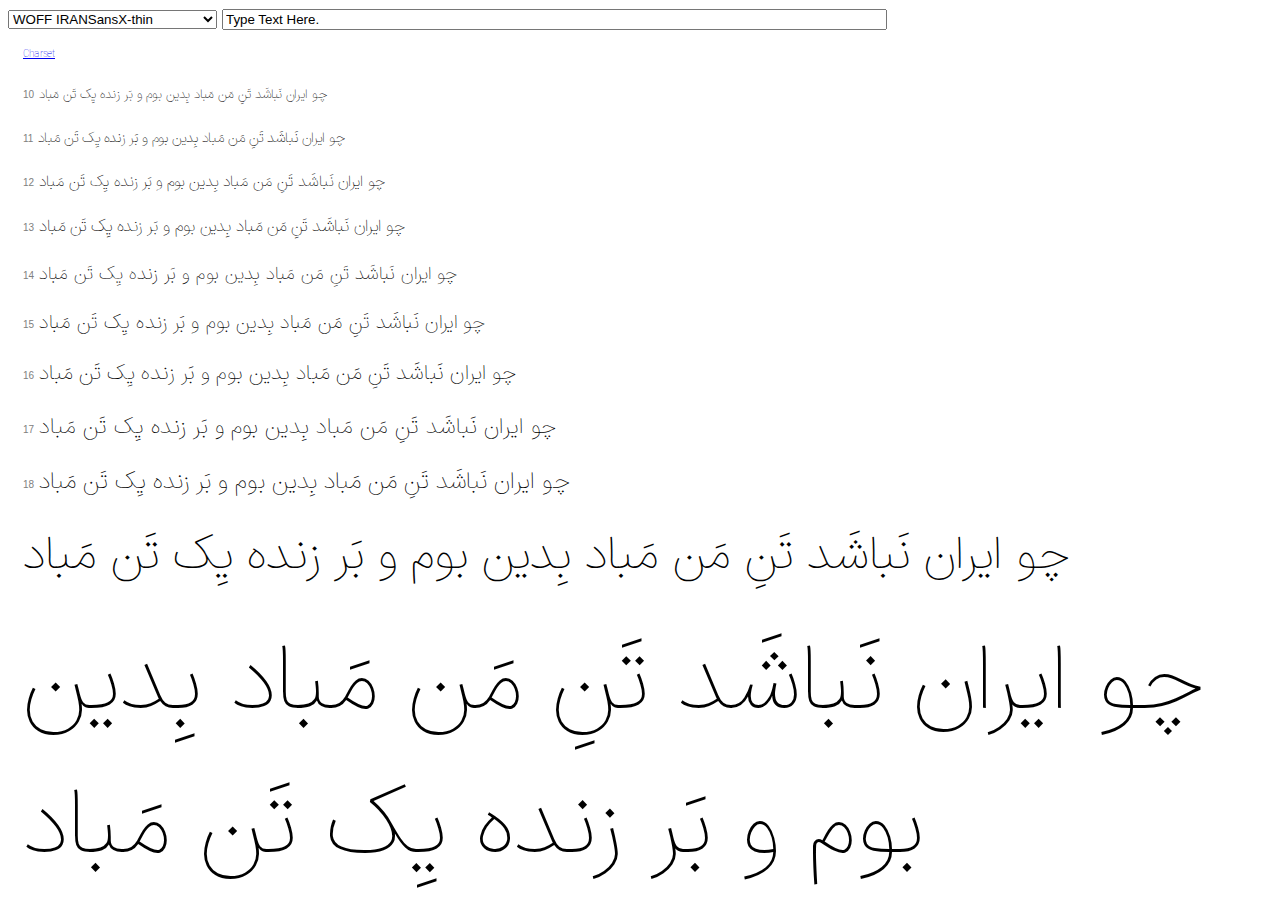
<file: Webfonts/webfont test.html>
<head>
	<meta http-equiv="Cache-Control" content="no-cache, no-store, must-revalidate" />
	<meta http-equiv="Content-type" content="text/html; charset=utf-8" />
	<meta http-equiv="X-UA-Compatible" content="IE=9" />
	<title>IRANSansX</title>
	<style type="text/css" media="screen">
		@font-face { font-family: 'WOFF IRANSansX-Thin'; src: url('fonts/woff/IRANSansX-Thin.woff'); }
		@font-face { font-family: 'WOFF IRANSansX-UltraLight'; src: url('fonts/woff/IRANSansX-UltraLight.woff'); }
		@font-face { font-family: 'WOFF IRANSansX-Light'; src: url('fonts/woff/IRANSansX-Light.woff'); }
		@font-face { font-family: 'WOFF IRANSansX-Regular'; src: url('fonts/woff/IRANSansX-Regular.woff'); }
		@font-face { font-family: 'WOFF IRANSansX-Medium'; src: url('fonts/woff/IRANSansX-Medium.woff'); }
		@font-face { font-family: 'WOFF IRANSansX-DemiBold'; src: url('fonts/woff/IRANSansX-DemiBold.woff'); }
		@font-face { font-family: 'WOFF IRANSansX-Bold'; src: url('fonts/woff/IRANSansX-Bold.woff'); }
		@font-face { font-family: 'WOFF IRANSansX-ExtraBold'; src: url('fonts/woff/IRANSansX-ExtraBold.woff'); }
		@font-face { font-family: 'WOFF IRANSansX-Black'; src: url('fonts/woff/IRANSansX-Black.woff'); }
		@font-face { font-family: 'WOFF IRANSansX-ExtraBlack'; src: url('fonts/woff/IRANSansX-ExtraBlack.woff'); }
		@font-face { font-family: 'WOFF IRANSansX-Heavy'; src: url('fonts/woff/IRANSansX-Heavy.woff'); }
		@font-face { font-family: 'WOFF2 IRANSansX-Thin'; src: url('fonts/woff2/IRANSansX-Thin.woff2'); }
		@font-face { font-family: 'WOFF2 IRANSansX-UltraLight'; src: url('fonts/woff2/IRANSansX-UltraLight.woff2'); }
		@font-face { font-family: 'WOFF2 IRANSansX-Light'; src: url('fonts/woff2/IRANSansX-Light.woff2'); }
		@font-face { font-family: 'WOFF2 IRANSansX-Regular'; src: url('fonts/woff2/IRANSansX-Regular.woff2'); }
		@font-face { font-family: 'WOFF2 IRANSansX-Medium'; src: url('fonts/woff2/IRANSansX-Medium.woff2'); }
		@font-face { font-family: 'WOFF2 IRANSansX-DemiBold'; src: url('fonts/woff2/IRANSansX-DemiBold.woff2'); }
		@font-face { font-family: 'WOFF2 IRANSansX-Bold'; src: url('fonts/woff2/IRANSansX-Bold.woff2'); }
		@font-face { font-family: 'WOFF2 IRANSansX-ExtraBold'; src: url('fonts/woff2/IRANSansX-ExtraBold.woff2'); }
		@font-face { font-family: 'WOFF2 IRANSansX-Black'; src: url('fonts/woff2/IRANSansX-Black.woff2'); }
		@font-face { font-family: 'WOFF2 IRANSansX-ExtraBlack'; src: url('fonts/woff2/IRANSansX-ExtraBlack.woff2'); }
		@font-face { font-family: 'WOFF2 IRANSansX-Heavy'; src: url('fonts/woff2/IRANSansX-Heavy.woff2'); }
		
		body { 
			font-family: "WOFF IRANSansX-thin"; 
			font-feature-settings: "kern" on, "liga" on, "calt" on;
			-moz-font-feature-settings: "kern" on, "liga" on, "calt" on;
			-webkit-font-feature-settings: "kern" on, "liga" on, "calt" on;
			-ms-font-feature-settings: "kern" on, "liga" on, "calt" on;
			-o-font-feature-settings: "kern" on, "liga" on, "calt" on;
		}
		p { padding: 5px; margin: 10px; }
		.features {
			font-size:x-small;
			font:sans-serif;
		}
		.label{
			font-family: sans-serif;
			font-size: x-small;
			color: grey;
		}
		span#p08 { font-size: 10pt; }
		span#p09 { font-size: 11pt; }
		span#p10 { font-size: 12pt; }
		span#p11 { font-size: 13pt; }
		span#p12 { font-size: 14pt; }
		span#p13 { font-size: 15pt; }
		span#p14 { font-size: 16pt; }
		span#p15 { font-size: 17pt; }
		span#p16 { font-size: 18pt; }
		span#largeParagraph { font-size: 36pt; }
		span#veryLargeParagraph { font-size: 72pt; }		
	</style>
	<script type="text/javascript">
		function updateParagraph() {
			// update paragraph text based on user input:
			var txt = document.getElementById('textInput');
			var paragraphs = ['p08','p09','p10','p11','p12','p13','p14','p15','p16','largeParagraph','veryLargeParagraph'];
			for (i = 0; i < paragraphs.length; i++) {
				paragraphID = paragraphs[i];
				var paragraph = document.getElementById(paragraphID);
				paragraph.textContent = txt.value;
			}
		}
		function updateFeatures() {
			// update features based on user input:
			// first, get feature on/off line:
			var cssCode = "";
			var codeLine = "";
			var checkboxes = document.getElementsByClassName("otFeature")
			for (i = 0; i < checkboxes.length; i++) {
				var checkbox = checkboxes[i];
				codeLine += '"'+checkbox.name+'" ';
				codeLine += checkbox.checked ? 'on, ' : 'off, ';
				if (checkbox.name=="kern") {
					cssCode += "font-kerning: "
					cssCode += checkbox.checked ? 'normal; ' : 'none; ';
				} else if (checkbox.name=="liga") {
					codeLine += '"clig" '
					codeLine += checkbox.checked ? 'on, ' : 'off, ';
					cssCode += "font-variant-ligatures: "
					cssCode += checkbox.checked ? 'common-ligatures contextual; ' : 'no-common-ligatures no-contextual; ';
				} else if (checkbox.name=="dlig") {
					cssCode += "font-variant-ligatures: "
					cssCode += checkbox.checked ? 'discretionary-ligatures; ' : 'no-discretionary-ligatures; ';
				} else if (checkbox.name=="hlig") {
					cssCode += "font-variant-ligatures: "
					cssCode += checkbox.checked ? 'historical-ligatures; ' : 'no-historical-ligatures; ';
				}
			}
			codeLine = codeLine.slice(0, -2)
			
			// then, apply line for every browser:
			var prefixes = ["","-moz-","-webkit-","-ms-","-o-",];
			var suffix = "font-feature-settings: "
			for (i = 0; i < prefixes.length; i++) {
				var prefix = prefixes[i];
				cssCode += prefix
				cssCode += suffix
				cssCode += codeLine
				cssCode += "; "
			}
			
			document.getElementById('fontTestBody').style.cssText = cssCode;
			document.getElementById('featureLine').innerHTML = cssCode.replace(/;/g,";<br/>");
			changeFont();
		}
		function changeFont() {
			var selector = document.getElementById('fontFamilySelector');
			var selected_index = selector.selectedIndex;
			var selected_option_text = selector.options[selected_index].text;
			document.getElementById('fontTestBody').style.fontFamily = selected_option_text;
		}
		function setDefaultText(defaultText) {
			document.getElementById('textInput').value = decodeEntities(defaultText);
			updateParagraph();
		}
		function setLat1() {
			var lat1 = "abcdefghijklm nopqrstuvwxyz ABCDEFGHIJKLM NOPQRSTUVWXYZ &Agrave;&Aacute;&Acirc;&Atilde;&Auml;&Aring;&AElig;&Ccedil;&Egrave;&Eacute;&Ecirc;&Euml;&Igrave;&Iacute;&Icirc;&Iuml;&ETH;&Ntilde;&Ograve;&Oacute;&Ocirc;&Otilde;&Ouml;&Oslash;&OElig;&THORN;&Ugrave;&Uacute;&Ucirc;&Uuml;&Yacute;&Yuml; &agrave;&aacute;&acirc;&atilde;&auml;&aring;&aelig;&ccedil;&egrave;&eacute;&ecirc;&euml;&igrave;&iacute;&icirc;&iuml;&eth;&ntilde;&ograve;&oacute;&ocirc;&otilde;&ouml;&oslash;&oelig;&thorn;&szlig;&ugrave;&uacute;&ucirc;&uuml;&yacute;&yuml; .,:;&middot;&hellip;&iquest;?&iexcl;!&laquo;&raquo;&lsaquo;&rsaquo; /|&brvbar;\()[]{}_-&ndash;&mdash;&sbquo;&bdquo;&lsquo;&rsquo;&ldquo;&rdquo;&quot;&#x27; #&amp;&sect;@&bull;&shy;*&dagger;&Dagger;&para; +&times;&divide;&plusmn;=&lt;&gt;&not;&mu; ^~&acute;`&circ;&macr;&tilde;&uml;&cedil; &yen;&euro;&pound;$&cent;&curren;&fnof; &trade;&reg;&copy; 1234567890 &ordf;&ordm;&deg;%&permil; &sup1;&sup2;&sup3;&frac14;&frac12;&frac34;";
			return setDefaultText(lat1);
		}
		function setCharset() {
			var completeCharSet = "&#x0041; &#x0042; &#x0043; &#x0044; &#x0045; &#x0046; &#x0047; &#x0048; &#x0049; &#x004A; &#x004B; &#x004C; &#x004D; &#x004E; &#x004F; &#x0050; &#x0051; &#x0052; &#x0053; &#x0054; &#x0055; &#x0056; &#x0057; &#x0058; &#x0059; &#x005A; &#x0061; &#x0062; &#x0063; &#x0064; &#x0065; &#x0066; &#x0067; &#x0068; &#x0069; &#x006A; &#x006B; &#x006C; &#x006D; &#x006E; &#x006F; &#x0070; &#x0071; &#x0072; &#x0073; &#x0074; &#x0075; &#x0076; &#x0077; &#x0078; &#x0079; &#x007A; &#x0621; &#x0627; &#xFE8E; &#x0623; &#xFE84; &#x0625; &#xFE88; &#x0622; &#xFE82; &#x0671; &#xFB51; &#x066E; &#x0628; &#xFE90; &#xFE92; &#xFE91; &#x067E; &#xFB57; &#xFB59; &#xFB58; &#x062A; &#xFE96; &#xFE98; &#xFE97; &#x062B; &#xFE9A; &#xFE9C; &#xFE9B; &#x062C; &#xFE9E; &#xFEA0; &#xFE9F; &#x0686; &#xFB7B; &#xFB7D; &#xFB7C; &#x062D; &#xFEA2; &#xFEA4; &#xFEA3; &#x062E; &#xFEA6; &#xFEA8; &#xFEA7; &#x062F; &#xFEAA; &#x0630; &#xFEAC; &#x0631; &#xFEAE; &#x0632; &#xFEB0; &#x0698; &#xFB8B; &#x0633; &#xFEB2; &#xFEB4; &#xFEB3; &#x0634; &#xFEB6; &#xFEB8; &#xFEB7; &#x0635; &#xFEBA; &#xFEBC; &#xFEBB; &#x0636; &#xFEBE; &#xFEC0; &#xFEBF; &#x0637; &#xFEC2; &#xFEC4; &#xFEC3; &#x0638; &#xFEC6; &#xFEC8; &#xFEC7; &#x0639; &#xFECA; &#xFECC; &#xFECB; &#x063A; &#xFECE; &#xFED0; &#xFECF; &#x0641; &#xFED2; &#xFED4; &#xFED3; &#x06A4; &#xFB6B; &#xFB6D; &#xFB6C; &#x06A1; &#x066F; &#x0642; &#xFED6; &#xFED8; &#xFED7; &#x0643; &#xFEDA; &#xFEDC; &#xFEDB; &#x06A9; &#xFB8F; &#xFB91; &#xFB90; &#x06AF; &#xFB93; &#xFB95; &#xFB94; &#x0644; &#xFEDE; &#xFEE0; &#xFEDF; &#x0645; &#xFEE2; &#xFEE4; &#xFEE3; &#x0646; &#xFEE6; &#xFEE8; &#xFEE7; &#x06BA; &#xFB9F; &#x0647; &#xFEEA; &#xFEEC; &#xFEEB; &#x06C0; &#xFBA4; &#xFBA5; &#x0629; &#xFE94; &#x0648; &#xFEEE; &#x0624; &#xFE86; &#x0649; &#xFEF0; &#x064A; &#xFEF2; &#xFEF4; &#xFEF3; &#x0626; &#xFE8A; &#xFE8C; &#xFE8B; &#x06CC; &#xFBFD; &#xFBFF; &#xFBFE; &#x0640; &#xFEFB; &#xFEFC; &#xFEF7; &#xFEF8; &#xFEF9; &#xFEFA; &#xFEF5; &#xFEF6; &#xFDF2; &#x0030; &#x0031; &#x0032; &#x0033; &#x0034; &#x0035; &#x0036; &#x0037; &#x0038; &#x0039; &#x066B; &#x066C; &#x0660; &#x0661; &#x0662; &#x0663; &#x0664; &#x0665; &#x0666; &#x0667; &#x0668; &#x0669; &#x06F0; &#x06F1; &#x06F2; &#x06F3; &#x06F4; &#x06F5; &#x06F6; &#x06F7; &#x06F8; &#x06F9; &#x002E; &#x002C; &#x003A; &#x003B; &#x0021; &#x003F; &#x002A; &#x0023; &#x002F; &#x005C; &#x0028; &#x0029; &#x007B; &#x007D; &#x005B; &#x005D; &#x002D; &#x005F; &#x201E; &#x201C; &#x201D; &#x2018; &#x2019; &#x00AB; &#x00BB; &#x2039; &#x203A; &#x0022; &#x0027; &#x060C; &#x061B; &#x061F; &#x066D; &#xFD3E; &#xFD3F; &#x200A; &#x0020; &#x00A0; &#x2009; &#x200B; &#x200D; &#x200C; &#x000D; &#xFEFF; &#xFDFC; &#x0024; &#x002B; &#x2212; &#x00D7; &#x00F7; &#x003D; &#x2260; &#x0025; &#x0040; &#x0026; &#x066A; &#xFBB2; &#xFBB3; &#xFBB4; &#xFBB5; &#xFBB9; &#xFBB6; &#x0670; &#x0656; &#x0654; &#x0655; &#x064B; &#x064C; &#x064D; &#x064E; &#x064F; &#x0650; &#x0651; &#x0652; &#x0653;";
			setDefaultText(completeCharSet);
		}
		function decodeEntities(string){
			var elem = document.createElement('div');
			elem.innerHTML = string;
			return elem.textContent;
		}
	</script>
</head>
<body id="fontTestBody">
	<select size="1" id="fontFamilySelector" name="fontFamilySelector" onchange="changeFont()">
		<option value="IRANSansX-thin.woff">WOFF IRANSansX-thin</option>
		<option value="IRANSansX-UltraLight.woff">WOFF IRANSansX-UltraLight</option>
		<option value="IRANSansX-light.woff">WOFF IRANSansX-light</option>
		<option value="IRANSansX-regular.woff">WOFF IRANSansX-regular</option>
		<option value="IRANSansX-medium.woff">WOFF IRANSansX-medium</option>
		<option value="IRANSansX-demibold.woff">WOFF IRANSansX-demibold</option>
		<option value="IRANSansX-bold.woff">WOFF IRANSansX-bold</option>
		<option value="IRANSansX-extrabold.woff">WOFF IRANSansX-extrabold</option>
		<option value="IRANSansX-black.woff">WOFF IRANSansX-black</option>
		<option value="IRANSansX-extrablack.woff">WOFF IRANSansX-extrablack</option>
		<option value="IRANSansX-heavy.woff">WOFF IRANSansX-heavy</option>
		<option value="IRANSansX-thin.woff2">WOFF2 IRANSansX-thin</option>
		<option value="IRANSansX-UltraLight.woff2">WOFF2 IRANSansX-UltraLight</option>
		<option value="IRANSansX-light.woff2">WOFF2 IRANSansX-light</option>
		<option value="IRANSansX-regular.woff2">WOFF2 IRANSansX-regular</option>
		<option value="IRANSansX-medium.woff2">WOFF2 IRANSansX-medium</option>
		<option value="IRANSansX-demibold.woff2">WOFF2 IRANSansX-demibold</option>
		<option value="IRANSansX-bold.woff2">WOFF2 IRANSansX-bold</option>
		<option value="IRANSansX-extrabold.woff2">WOFF2 IRANSansX-extrabold</option>
		<option value="IRANSansX-black.woff2">WOFF2 IRANSansX-black</option>
		<option value="IRANSansX-extrablack.woff2">WOFF2 IRANSansX-extrablack</option>
		<option value="IRANSansX-heavy.woff2">WOFF2 IRANSansX-heavy</option>
	</select>
	<input type="text" value="Type Text Here." id="textInput" onclick="this.select();" onkeyup="updateParagraph()" size="80" />
	<p class="features">
		<a href="javascript:setCharset();">Charset</a>

		&emsp;

		
	</p>
	<p class="features" id="featureLine" style="display:none;">font-feature-settings: "kern" on, "liga" on, "calt" on;</p>
	<p><span class="label">10</span> <span id="p08">
چو ایران نَباشَد تَنِ مَن مَباد 
بِدين بوم و بَر زنده يِک تَن مَباد
</span></p>

	<p><span class="label">11</span> <span id="p09">
چو ایران نَباشَد تَنِ مَن مَباد 
بِدين بوم و بَر زنده يِک تَن مَباد
</span></p>

	<p><span class="label">12</span> <span id="p10">
چو ایران نَباشَد تَنِ مَن مَباد 
بِدين بوم و بَر زنده يِک تَن مَباد
</span></p>

	<p><span class="label">13</span> <span id="p11">
چو ایران نَباشَد تَنِ مَن مَباد 
بِدين بوم و بَر زنده يِک تَن مَباد
</span></p>

	<p><span class="label">14</span> <span id="p12">
چو ایران نَباشَد تَنِ مَن مَباد 
بِدين بوم و بَر زنده يِک تَن مَباد
</span></p>

	<p><span class="label">15</span> <span id="p13">
چو ایران نَباشَد تَنِ مَن مَباد 
بِدين بوم و بَر زنده يِک تَن مَباد
</span></p>

	<p><span class="label">16</span> <span id="p14">
چو ایران نَباشَد تَنِ مَن مَباد 
بِدين بوم و بَر زنده يِک تَن مَباد
</span></p>

	<p><span class="label">17</span> <span id="p15">
چو ایران نَباشَد تَنِ مَن مَباد 
بِدين بوم و بَر زنده يِک تَن مَباد
</span></p>

	<p><span class="label">18</span> <span id="p16">
چو ایران نَباشَد تَنِ مَن مَباد 
بِدين بوم و بَر زنده يِک تَن مَباد
</span></p>

	<p><span id="largeParagraph">چو ایران نَباشَد تَنِ مَن مَباد 
بِدين بوم و بَر زنده يِک تَن مَباد
</span></p>

	<p><span id="veryLargeParagraph">چو ایران نَباشَد تَنِ مَن مَباد 
بِدين بوم و بَر زنده يِک تَن مَباد
</span></p>

</body>
</file>
<file: Email.css>
*{
    padding: 0px;
    margin: 0px;
}
body{
    background-color: rgba(224, 222, 222, 0.247);
   display: flex;
   justify-content: center;
   align-items: center;
   margin-top: 100px;
}

.containernamava{
    width: 400px;
    height:550px;
    background-color: white;
    box-shadow: 0px 1px 10px 0px rgba(128, 128, 128, 0.477);
    border-radius: 10px;
}

.namavatxt{
    font-size: 52px;
    color: #2196F3;
    text-align: center;
    font-weight: bold;
    font-family:'Gill Sans', 'Gill Sans MT', Calibri, 'Trebuchet MS', sans-serif;
}

.textlogin{
    display: flex;
    justify-content: center;
     align-items: center;
     gap: 50px;
     margin-top: 20px;
}

a{
    text-decoration: none;
}

.signtxt{
   font-size: 18px; 
   font-family: 'Gill Sans', 'Gill Sans MT', Calibri, 'Trebuchet MS', sans-serif;
   color: #2196F3;
   font-weight: bold;
   cursor: pointer;
}

.mobile{
    font-size: 20px;
    color: #2196F3;
}

.mobiletxt{
    display: flex;
    justify-content: right;
    margin-right: 30px;
    margin-top: 20px;
    flex-direction: row-reverse;
    gap: 20px;
}


.hamrahtxt{
    font-size: 18px;
    font-weight: bold;
    font-family: 'Gill Sans', 'Gill Sans MT', Calibri, 'Trebuchet MS', sans-serif;
}


.textobject{
    margin-top: 40px;
    display: flex;
    justify-content: right;
    margin-right: 30px;
    font-size: 16px;
    font-family: 'Gill Sans', 'Gill Sans MT', Calibri, 'Trebuchet MS', sans-serif;
    color: #9E9E9E;
}

.cardinput{
display: flex;
justify-content: center;
margin-top: 50px;
 
}

.inputt{
    text-align: right;
    width: 97%;
    padding: 10px;
    border: none;
    border:1px solid #8080805b;
    border-radius: 7px
    
}



.shomare{
    display: flex;
    justify-content: right;
    color: gray;
    margin-bottom: 7px;
}


.hamrah{
width: 80%;
}


.cardinput2{
    display: flex;
    justify-content: center;
    margin-top: 15px;
     
    }

  .btn{
    display: flex;
    justify-content: center;
    margin-top: 30px;
    
  
  }

 .error{
    margin-top: 5px;
    font-family: 'Gill Sans', 'Gill Sans MT', Calibri, 'Trebuchet MS', sans-serif;
    text-align: right;
 }

    .btnwrood{
        display: flex;
        justify-content: center;
        padding: 10px 155px;
        margin-left: 13px;
        border-radius: 5px;
        border: none;
        cursor: pointer;
        font-size: 18px;
        font-family: 'Gill Sans', 'Gill Sans MT', Calibri, 'Trebuchet MS', sans-serif;
        background-color: rgba(128, 128, 128, 0.677);
        color: #ffffff;
        transition-duration: 1s;
    }

    .btnwrood:hover{
        background-color: #2196F3;
        color: white;
        
    }


    .forgot{
        display: flex;
        flex-direction: column;
        text-align: center;
        margin: 20px;
        font-family: 'Gill Sans', 'Gill Sans MT', Calibri, 'Trebuchet MS', sans-serif;

    }

    .forgotpass{
        color: #2196F3;
        font-weight: bold;
        cursor: pointer;
    }
    .email{
        margin-top: 20px;
        color: #2196F3;
        font-weight: bold;
        cursor: pointer;
    }
</file>
<file: forgotpass.css>
*{
    padding: 0px;
    margin: 0px;
}
body{
    background-color: rgba(224, 222, 222, 0.247);
   display: flex;
   justify-content: center;
   align-items: center;
   margin-top: 100px;
}

.containernamava{
    width: 400px;
    height:430px;
    background-color: white;
    box-shadow: 0px 1px 10px 0px rgba(128, 128, 128, 0.477);
    border-radius: 10px;
}

.namavatxt{
    font-size: 52px;
   
    color: #2196F3;
    text-align: center;
    font-weight: bold;
    font-family:'Gill Sans', 'Gill Sans MT', Calibri, 'Trebuchet MS', sans-serif;
}

.textlogin{
    display: flex;
    justify-content: center;
     align-items: center;
     gap: 50px;
     margin-top: 20px;
}
a{
    text-decoration: none;
}

.signtxt{
   font-size: 18px; 
   font-family: 'Gill Sans', 'Gill Sans MT', Calibri, 'Trebuchet MS', sans-serif;
   color: #2196F3;
   font-weight: bold;
   cursor: pointer;
}

.mobile{
    font-size: 20px;
    color: #2196F3;
}

.mobiletxt{
    display: flex;
    justify-content: right;
    margin-right: 30px;
    margin-top: 20px;
    flex-direction: row-reverse;
    gap: 20px;
}


.hamrahtxt{
    font-size: 18px;
    font-weight: bold;
    font-family: 'Gill Sans', 'Gill Sans MT', Calibri, 'Trebuchet MS', sans-serif;
}


.textobject{
    margin-top: 40px;
    display: flex;
    justify-content: right;
    margin-right: 30px;
    font-size: 16px;
    font-family: 'Gill Sans', 'Gill Sans MT', Calibri, 'Trebuchet MS', sans-serif;
    color: #9E9E9E;
}

.error{
    margin-top: 5px;
    font-family: 'Gill Sans', 'Gill Sans MT', Calibri, 'Trebuchet MS', sans-serif;
    text-align: right;
 }

.cardinput{
display: flex;
justify-content: center;
margin-top: 50px;
 
}

.inputt{
    width: 97%;
    padding: 10px;
    border: none;
    border:1px solid #8080805b;
    border-radius: 7px

}



.shomare{
    display: flex;
    justify-content: right;
    color: gray;
    margin-bottom: 7px;
}


.hamrah{
width: 80%;
}


.cardinput2{
    display: flex;
    justify-content: center;
    margin-top: 15px;
     
    }

  .btn{
    display: flex;
    justify-content: center;
    margin-top: 30px;
    
  
  }
    .btnwrood{
        display: flex;
        justify-content: center;
        padding: 10px 90px;
        margin-left: 13px;
        border-radius: 5px;
        border: none;
        cursor: pointer;
        font-size: 18px;
        font-family: 'Gill Sans', 'Gill Sans MT', Calibri, 'Trebuchet MS', sans-serif;
        background-color: rgba(128, 128, 128, 0.677);
        color: #ffffff;
        transition-duration: 1s;
    }

    .btnwrood:hover{
        background-color: #2196F3;
        color: white;
        
    }
</file>
<file: login.css>
*{
    padding: 0px;
    margin: 0px;
}
body{
    background-color: rgba(224, 222, 222, 0.247);
   display: flex;
   justify-content: center;
   align-items: center;
   margin-top: 100px;
}

.containernamava{
    width: 400px;
    height:550px;
    background-color: white;
    box-shadow: 0px 1px 10px 0px rgba(128, 128, 128, 0.477);
    border-radius: 10px;
}

.namavatxt{
    font-size: 52px;
    color: #2196F3;
    text-align: center;
    font-weight: bold;
    font-family:'Gill Sans', 'Gill Sans MT', Calibri, 'Trebuchet MS', sans-serif;
}

.textlogin{
    display: flex;
    justify-content: center;
     align-items: center;
     gap: 50px;
     margin-top: 20px;
}

a{
    text-decoration: none;
}

.signtxt{
   font-size: 18px; 
   font-family: 'Gill Sans', 'Gill Sans MT', Calibri, 'Trebuchet MS', sans-serif;
   color: #2196F3;
   font-weight: bold;
   cursor: pointer;
}

.mobile{
    font-size: 20px;
    color: #2196F3;
}

.mobiletxt{
    display: flex;
    justify-content: right;
    margin-right: 30px;
    margin-top: 20px;
    flex-direction: row-reverse;
    gap: 20px;
}


.hamrahtxt{
    font-size: 18px;
    font-weight: bold;
    font-family: 'Gill Sans', 'Gill Sans MT', Calibri, 'Trebuchet MS', sans-serif;
}


.textobject{
    margin-top: 40px;
    display: flex;
    justify-content: right;
    margin-right: 30px;
    font-size: 16px;
    font-family: 'Gill Sans', 'Gill Sans MT', Calibri, 'Trebuchet MS', sans-serif;
    color: #9E9E9E;
}

.cardinput{
display: flex;
justify-content: center;
margin-top: 50px;
 
}

.inputt{
    width: 97%;
    padding: 10px;
    border: none;
    border:1px solid #8080805b;
    border-radius: 7px

}



.shomare{
    display: flex;
    justify-content: right;
    color: gray;
    margin-bottom: 7px;
}


.hamrah{
width: 80%;
}


.cardinput2{
    display: flex;
    justify-content: center;
    margin-top: 15px;
     
    }

  .btn{
    display: flex;
    justify-content: center;
    margin-top: 30px;
    
  
  }

 .error{
    margin-top: 5px;
    font-family: 'Gill Sans', 'Gill Sans MT', Calibri, 'Trebuchet MS', sans-serif;
 }

    .btnwrood{
        display: flex;
        justify-content: center;
        padding: 10px 155px;
        margin-left: 13px;
        border-radius: 5px;
        border: none;
        cursor: pointer;
        font-size: 18px;
        font-family: 'Gill Sans', 'Gill Sans MT', Calibri, 'Trebuchet MS', sans-serif;
        background-color: rgba(128, 128, 128, 0.677);
        color: #ffffff;
        transition-duration: 1s;
    }

    .btnwrood:hover{
        background-color: #2196F3;
        color: white;
    }


    .forgot{
        display: flex;
        flex-direction: column;
        text-align: center;
        margin: 20px;
        font-family: 'Gill Sans', 'Gill Sans MT', Calibri, 'Trebuchet MS', sans-serif;

    }

    .forgotpass{
        color: #2196F3;
        font-weight: bold;
        cursor: pointer;
    }
    .email{
        margin-top: 20px;
        color: #2196F3;
        font-weight: bold;
        cursor: pointer;
    }
</file>
<file: signup.css>
*{
    padding: 0px;
    margin: 0px;
}
body{
    background-color: rgba(224, 222, 222, 0.247);
   display: flex;
   justify-content: center;
   align-items: center;
   margin-top: 100px;
}

.containernamava{
    width: 400px;
    height:430px;
    background-color: white;
    box-shadow: 0px 1px 10px 0px rgba(128, 128, 128, 0.477);
    border-radius: 10px;
}

.namavatxt{
    font-size: 52px;
   
    color: #2196F3;
    text-align: center;
    font-weight: bold;
    font-family:'Gill Sans', 'Gill Sans MT', Calibri, 'Trebuchet MS', sans-serif;
}

.textlogin{
    display: flex;
    justify-content: center;
     align-items: center;
     gap: 50px;
     margin-top: 20px;
}
a{
    text-decoration: none;
}

.signtxt{
   font-size: 18px; 
   font-family: 'Gill Sans', 'Gill Sans MT', Calibri, 'Trebuchet MS', sans-serif;
   color: #2196F3;
   font-weight: bold;
   cursor: pointer;
}

.mobile{
    font-size: 20px;
    color: #2196F3;
}

.mobiletxt{
    display: flex;
    justify-content: right;
    margin-right: 30px;
    margin-top: 20px;
    flex-direction: row-reverse;
    gap: 20px;
}


.hamrahtxt{
    font-size: 18px;
    font-weight: bold;
    font-family: 'Gill Sans', 'Gill Sans MT', Calibri, 'Trebuchet MS', sans-serif;
}


.textobject{
    margin-top: 40px;
    display: flex;
    justify-content: right;
    margin-right: 30px;
    font-size: 16px;
    font-family: 'Gill Sans', 'Gill Sans MT', Calibri, 'Trebuchet MS', sans-serif;
    color: #9E9E9E;
}

.error{
    margin-top: 5px;
    font-family: 'Gill Sans', 'Gill Sans MT', Calibri, 'Trebuchet MS', sans-serif;
    text-align: right;
 }

.cardinput{
display: flex;
justify-content: center;
margin-top: 50px;
 
}

.inputt{
    width: 97%;
    padding: 10px;
    border: none;
    border:1px solid #8080805b;
    border-radius: 7px

}



.shomare{
    display: flex;
    justify-content: right;
    color: gray;
    margin-bottom: 7px;
}


.hamrah{
width: 80%;
}


.cardinput2{
    display: flex;
    justify-content: center;
    margin-top: 15px;
     
    }

  .btn{
    display: flex;
    justify-content: center;
    margin-top: 30px;
    
  
  }
    .btnwrood{
        display: flex;
        justify-content: center;
        padding: 10px 155px;
        margin-left: 13px;
        border-radius: 5px;
        border: none;
        cursor: pointer;
        font-size: 18px;
        font-family: 'Gill Sans', 'Gill Sans MT', Calibri, 'Trebuchet MS', sans-serif;
        background-color: rgba(128, 128, 128, 0.677);
        color: #ffffff;
    }

    .btnwrood:hover{
        background-color: #2196F3;
        color: white;
        transition-duration: 0.3s;
    }
</file>
<file: Webfonts/style.css>
@import url(fontiran.css); /* لینک فایلی که وظیفه بارگذاری فونت ها را برعهده دارد */
body {
	font-family: IRANSansX  !important;
	direction: rtl;
	background-color: #cdcdcd;
	margin: 0;
}
h1, h2, h3, h4, h5, h6,input, textarea {
	font-family: IRANSansX !important;
}
h1 {
	font-weight: bold;
}
.wrapper {
	max-width: 900px;
	margin: 0 auto;
}
.ltr {
	direction: ltr;
}
.text-right {
	text-align: right;
}
.text-center {
	text-align: center;
}
.text-left {
	text-align: left;
}
.text-small {
	font-size: 0.8em;
}
.text-xsmall {
	font-size: 0.6em;
}
.text-large {
	font-size: 1.2em;
}
.text-xlarge {
	font-size: 1.4em;
}
.text-underline {
	text-decoration:underline;
}

.text-thin {
	font-weight: 100;
}
.text-UltraLight {
	font-weight: 200;
}
.text-light {
	font-weight: 300;
}
.text-regular {
	font-weight: normal;
}
.text-medium {
	font-weight: 500;
}
.text-demibold {
	font-weight: 600;
}
.text-bold {
	font-weight: bold;
}

.text-extrabold {
	font-weight: 800;
}
.text-black {
	font-weight: 900;
}
.text-extrablack {
	font-weight: 950;
}
.text-heavy {
	font-weight: 1000;
}

blockquote {
	font-weight: 700;
	padding: 10px;
	border: 1px dashed #666666;
}

.mainbox {
	width: 100%;
	background-color: #EFEFEF;
	display: table;
	margin-bottom: 30px;
	border-right: 8px solid #df79ff;
}

.mainboxnegativ {
	width: 100%;
	background-color: #000000;
	display: table;
	margin-bottom: 30px;
	border-right: 8px solid #df79ff;
	color: #F9F9F9;
}

.mainbox2 {
	font-size: 1em;
	width: 90%;
	padding-right: 20px;
	padding-top: 10px;
	padding-bottom: 10px;
}
.mainboxitalic {
	font-size: 1em;
	font-style: italic;
	width: 90%;
	padding-right: 20px;
	padding-top: 10px;
	padding-bottom: 10px;
}

.mainbox3 {
	width: 100%;
	background-color: #DFDFDF;
	display: table;
	margin-bottom: 30px;
	border-right: 8px solid #FF5EAA;
}

.mainbox2negativ {
	font-size: 1em;
	color: #F9F9F9;
	background-color: #000000;
	padding-right: 20px;
}


.farsiparagraph {
	font-size: 1em;
	width: 47%;
	float:right;
	padding-right: 20px;
	padding-top: 10px;
	padding-bottom: 10px;

}

.farsiparagraph_negativ {
	font-size: 1em;
	color: #F9F9F9;
	background-color: #000000;
	width: 47%;
	float:right;
	padding-right: 20px;
	padding-top: 10px;
	padding-bottom: 10px;

}


.englishparagraph {
	font-size: 1em;
	width: 47%;
	float: left;
	direction:ltr;
	padding-left: 20px;
	padding-top: 10px;
	padding-bottom: 10px;


}

.englishparagraph_negativ {
	font-size: 1em;
	color: #F9F9F9;
	background-color: #000000;
	width: 47%;
	float: left;
	direction:ltr;
	padding-left: 20px;
	padding-top: 10px;
	padding-bottom: 10px;


}
.rightbox {
	width: 60%;
	padding-right: 20px;
	padding-left: 5px;
	float: right;
	margin-left: 10px;
	margin-bottom: 0px;
	min-width: 0px;
	background-color: #F7F7F7;

}

.titelbox {
	width: 60%;
	padding-right: 25px;
	padding-left: 0px;
	float: right;
	margin-left: 10px;
	margin-bottom: 0px;
	min-width: 0px;
	background-color: #d5d5d5;
	color: #4B4B4B;
}


.lefttbox {
	
	padding-right: 20px;
	padding-left: 4px;
	float: right;
	margin-bottom: 10px;
	min-width: 0px;
}

.alphabet {
	width: 35%;
	float: left;
	font-size: 20em;
	text-align: center;
	font-weight: 700;
	color: #999999;
}

.alphabet2 {
	width: 35%;
	float: left;
	direction: ltr;
	font-size: 1.6em;
	text-align: left;
	font-weight: 600;
	color: #333333;
	margin-top: 100px;
}
.footer {
	font-weight: 400;
	font-size: 0.7em;
	text-align: center;
	direction: ltr;
	margin-bottom: 0px;
	padding-bottom: 0px;
}
</file>
